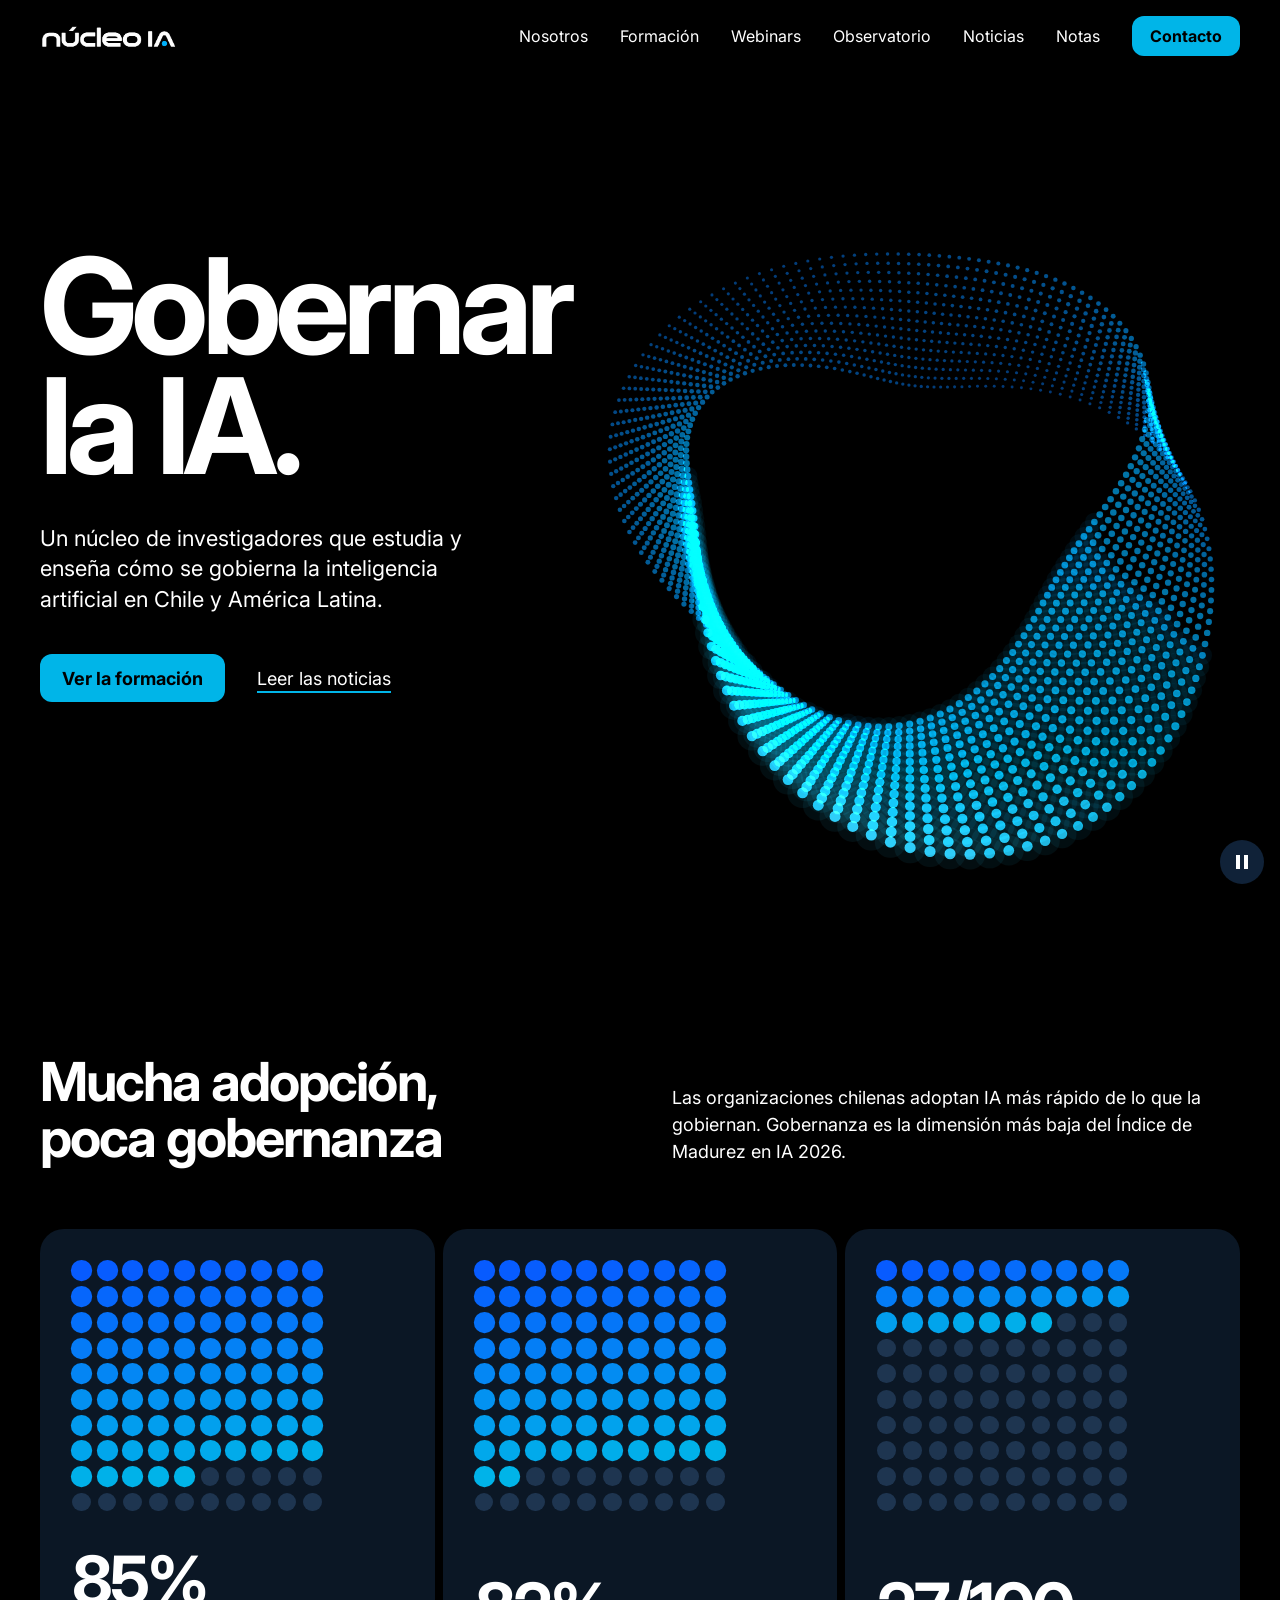
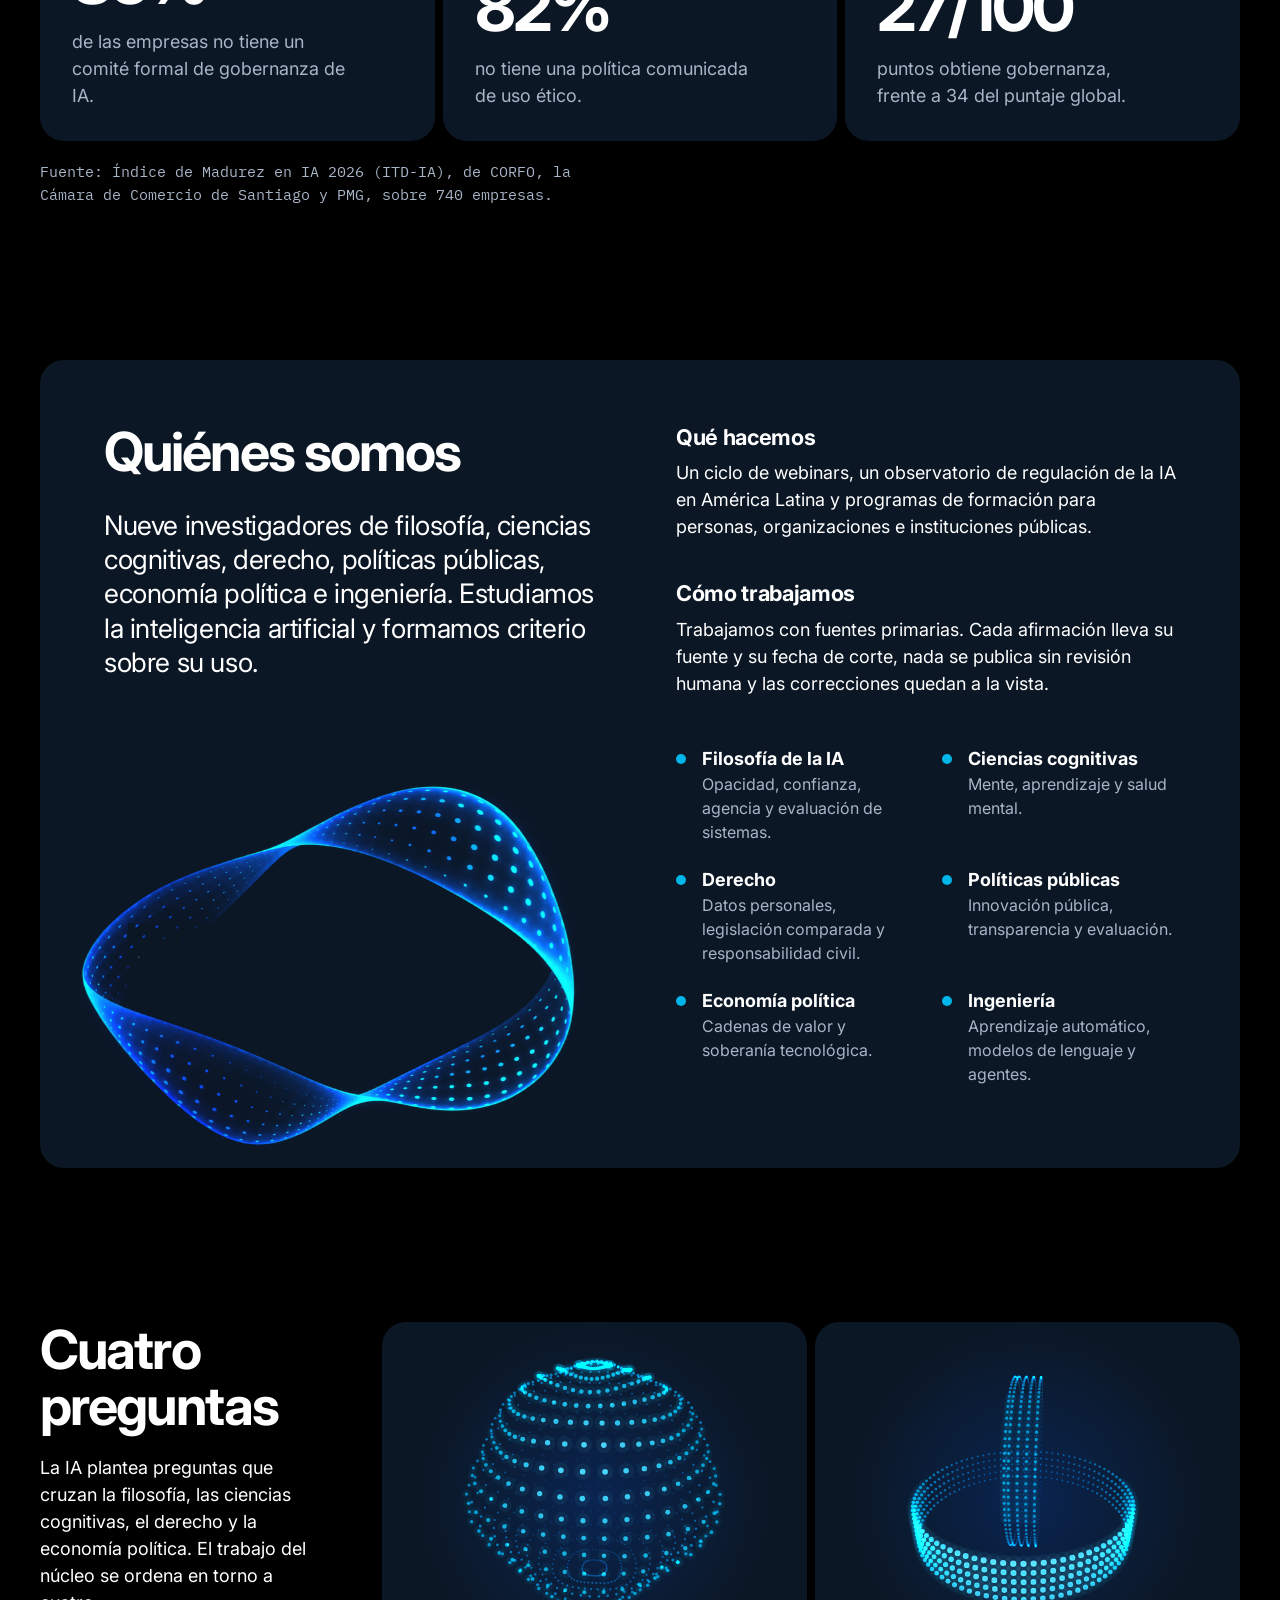
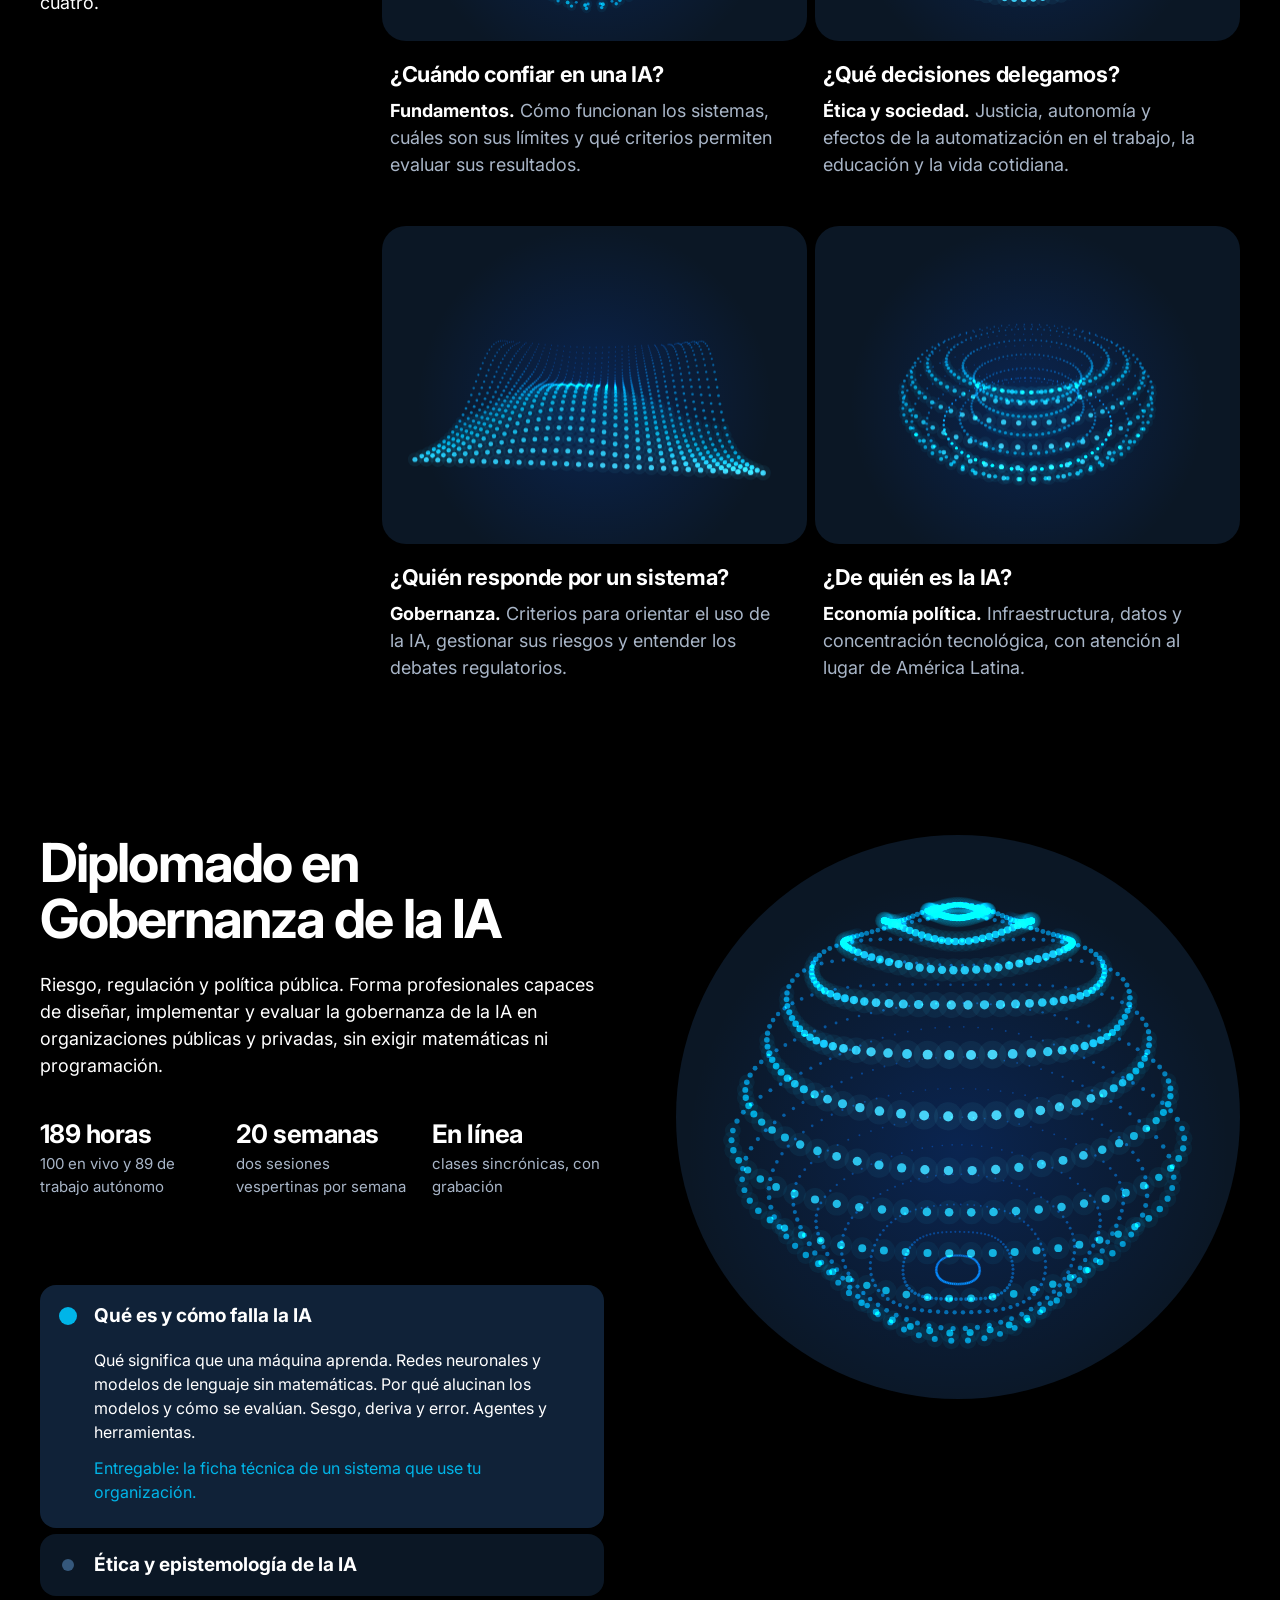
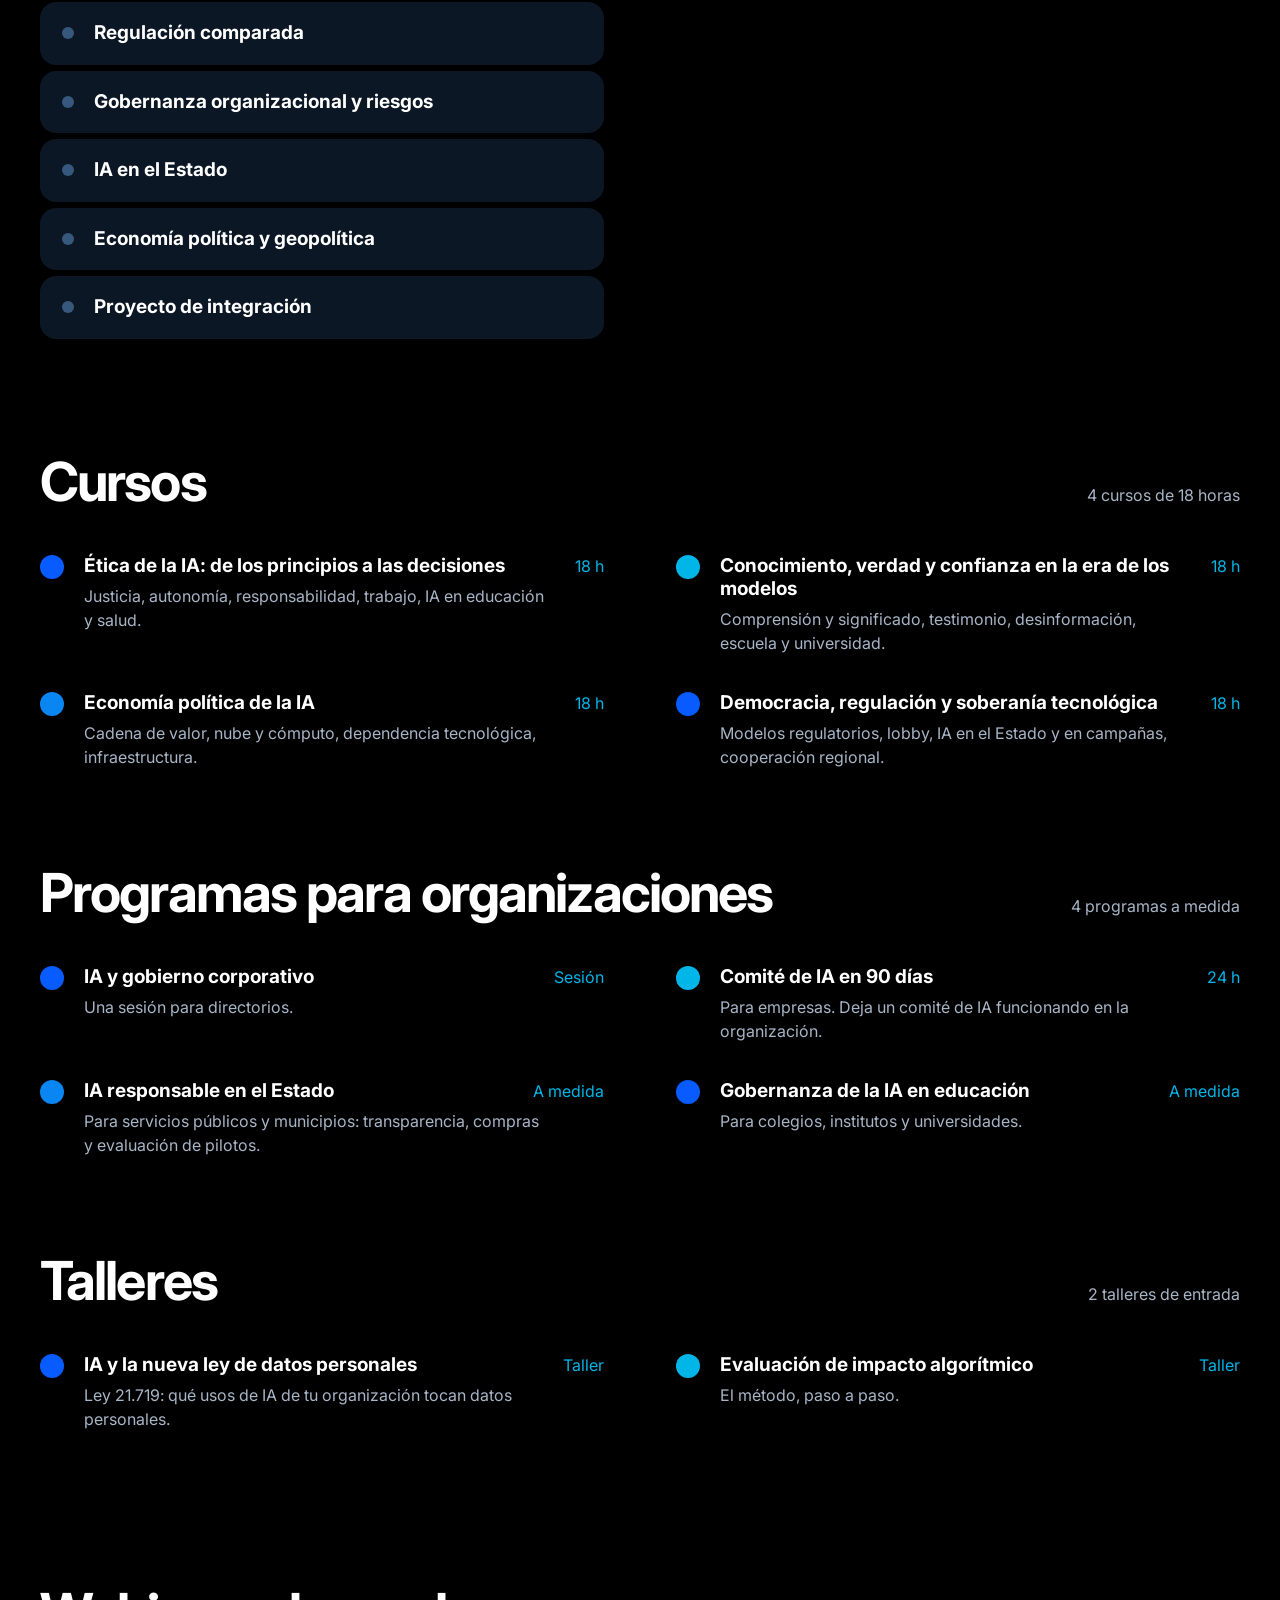
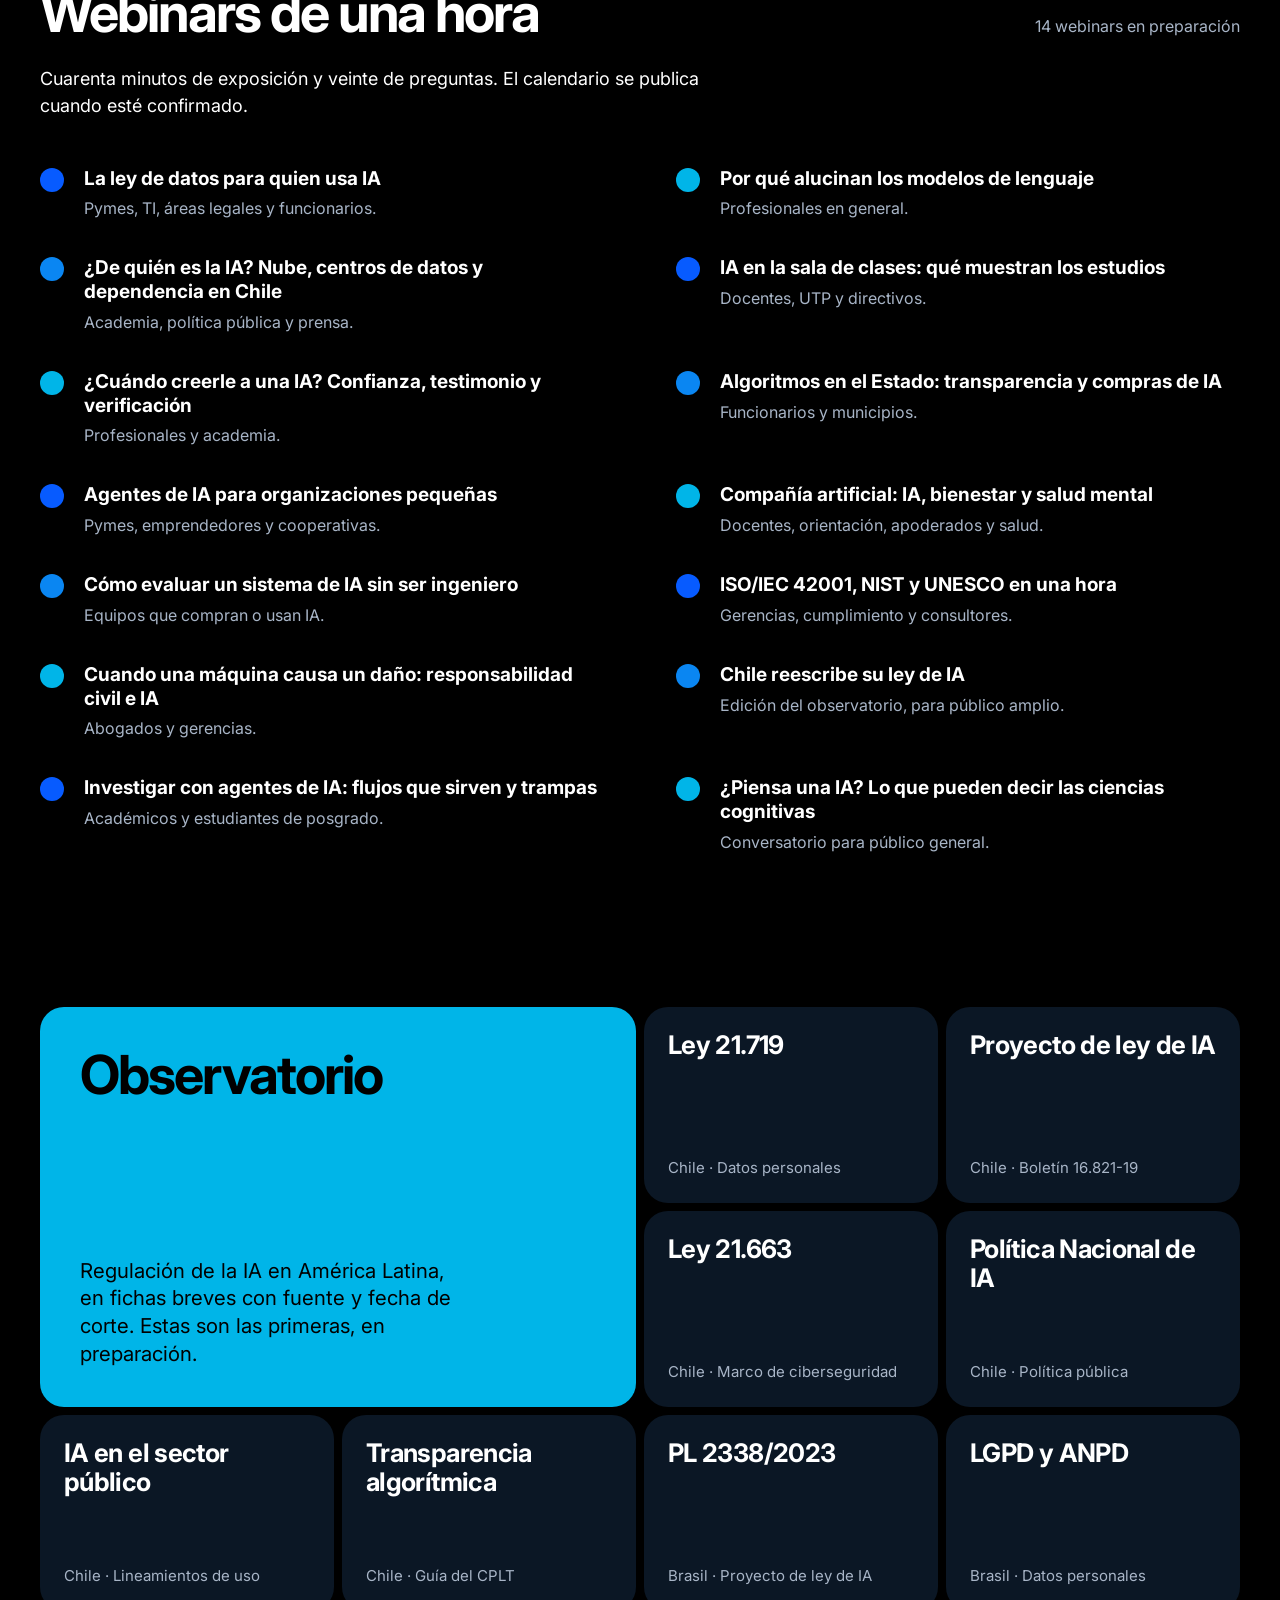
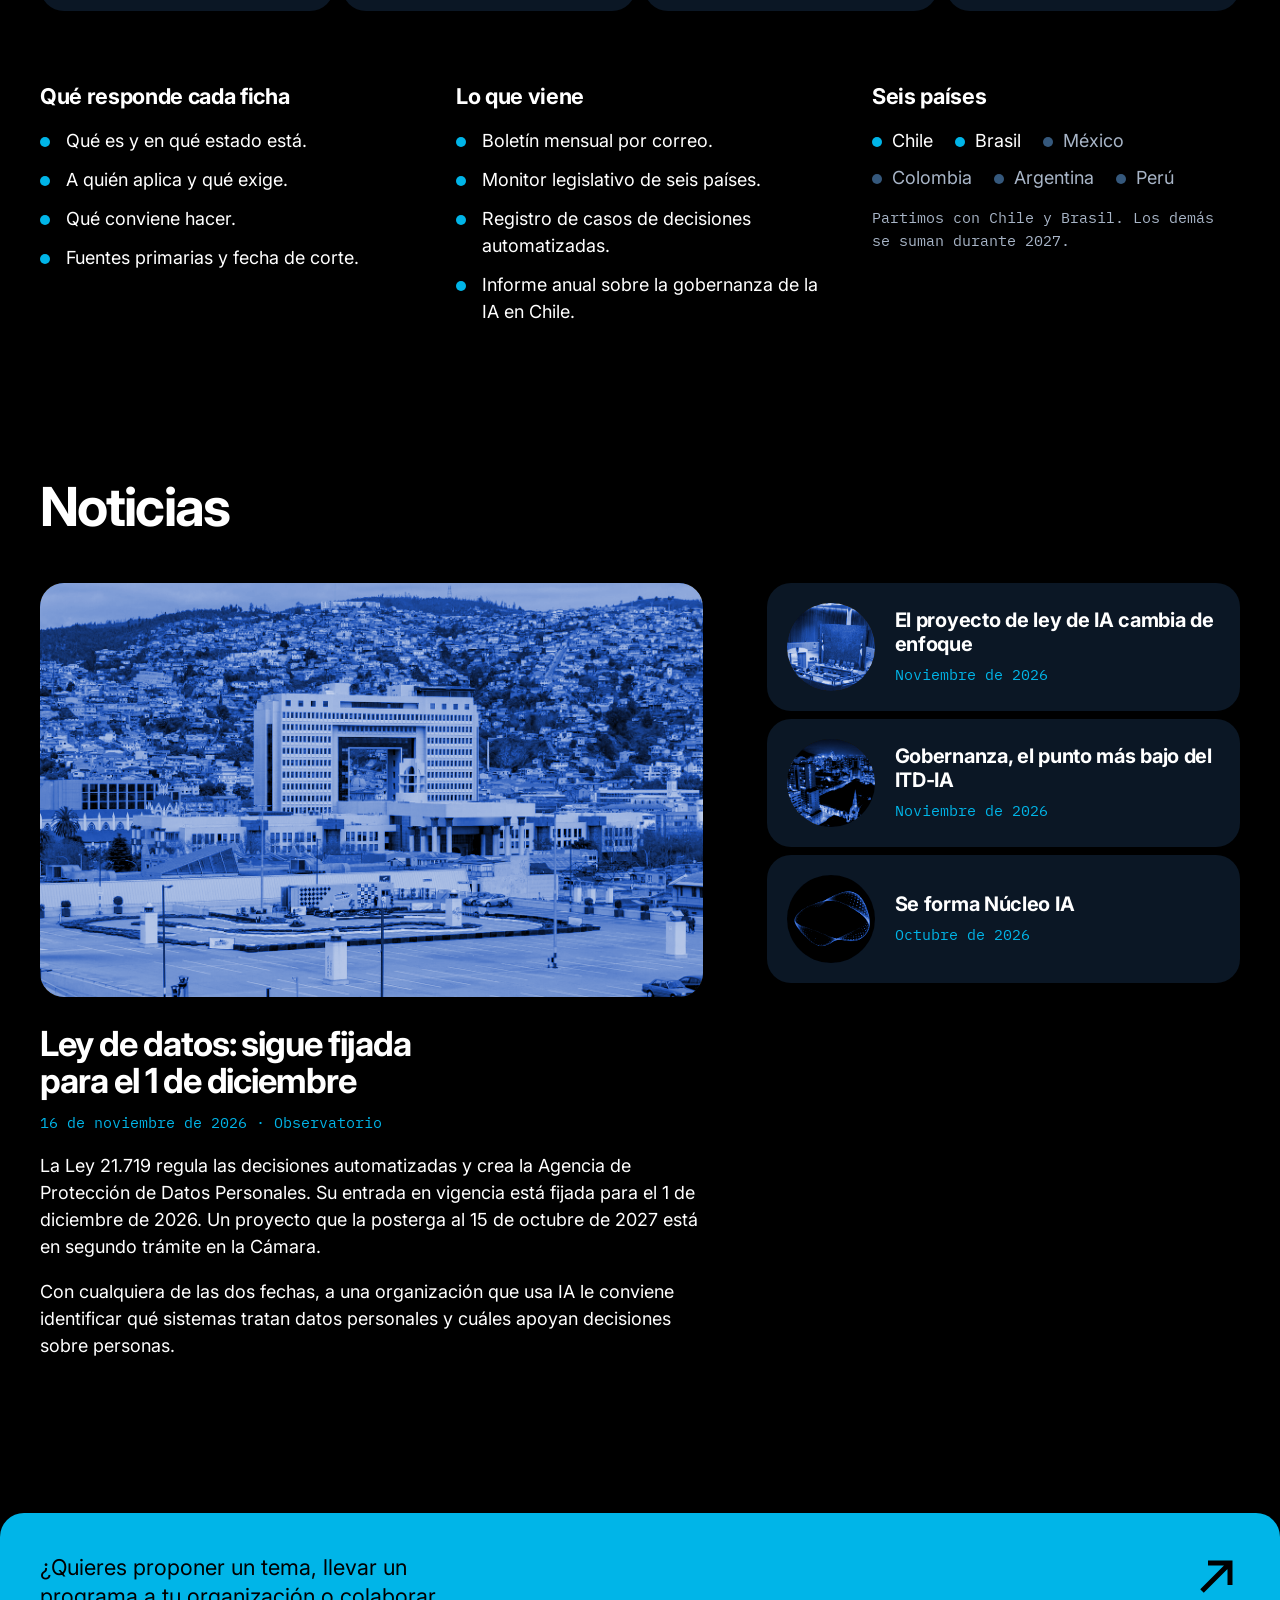
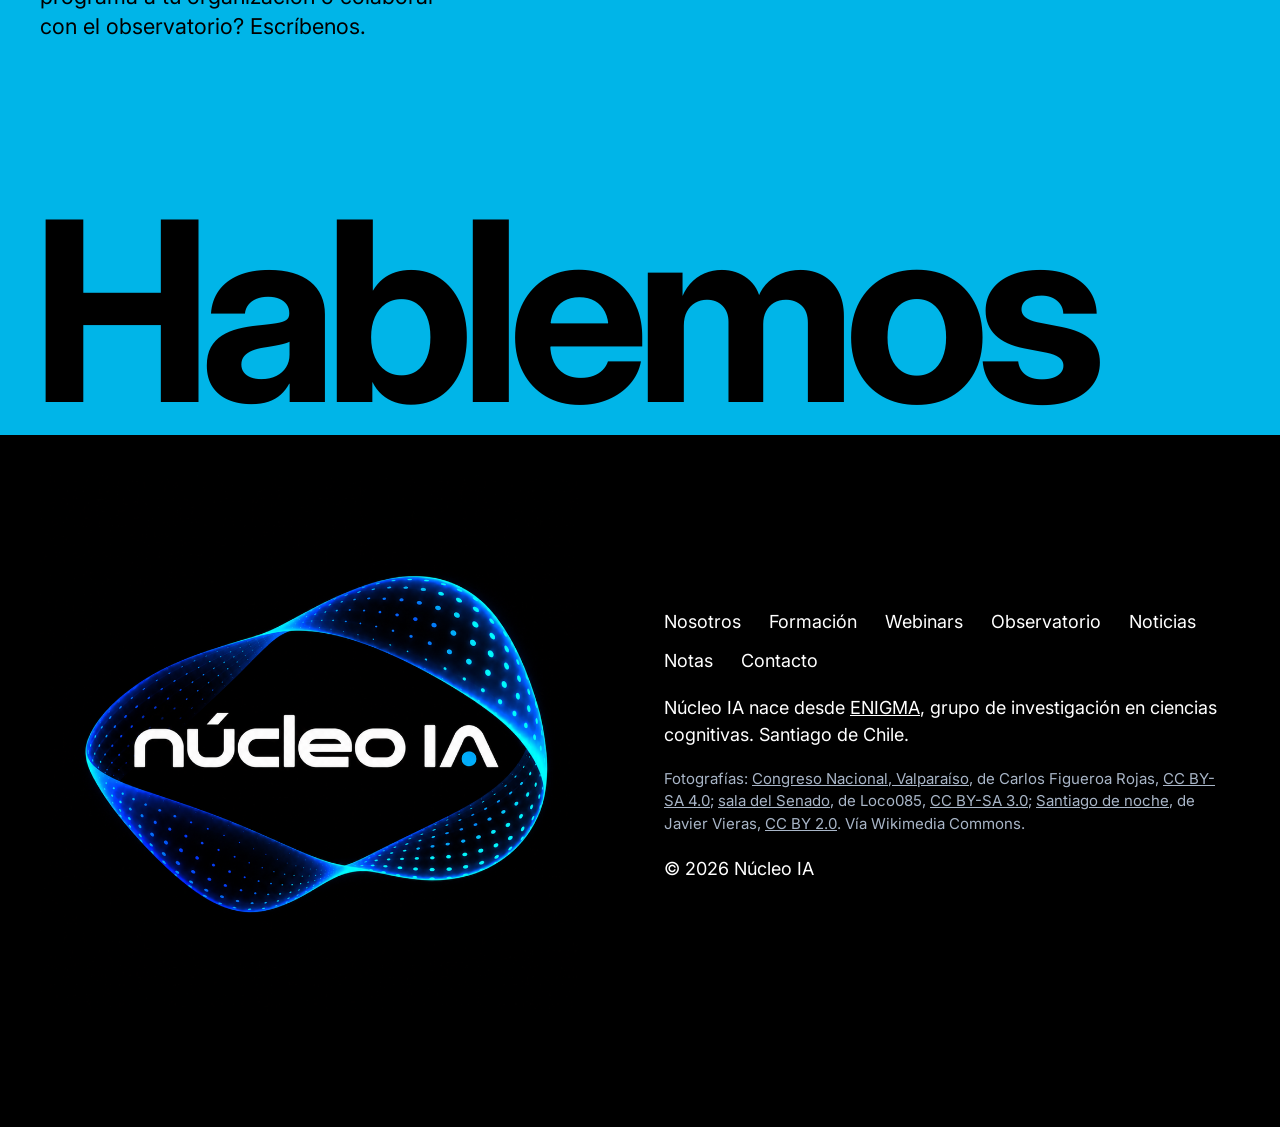
<file: index.html>
<!doctype html>
<html lang="es-CL">
<head>
<meta charset="utf-8">
<meta name="viewport" content="width=device-width, initial-scale=1">
<title>Núcleo IA · Gobernanza de la inteligencia artificial</title>
<meta name="description" content="Núcleo IA reúne a investigadores que estudian y enseñan cómo se gobierna la inteligencia artificial en Chile y América Latina: formación, webinars y un observatorio de regulación.">
<meta name="theme-color" content="#000000">
<meta property="og:type" content="website">
<meta property="og:title" content="Núcleo IA · Gobernanza de la inteligencia artificial">
<meta property="og:description" content="Formación, webinars y un observatorio de regulación de la IA, desde Chile y América Latina.">
<link rel="icon" type="image/png" href="assets/icono-48.png">
<link rel="apple-touch-icon" href="assets/icono-180.png">
<link rel="stylesheet" href="styles.css">
<script>document.documentElement.classList.add('js')</script>
</head>
<body>
<a class="salto" href="#contenido">Saltar al contenido</a>

<header class="barra">
  <div class="contenedor barra-fila">
    <a class="marca" href="#inicio"><img src="assets/logo.svg" alt="Núcleo IA" width="879" height="166"></a>
    <button class="menu-btn" type="button" aria-expanded="false" aria-controls="menu">Menú</button>
    <nav id="menu" aria-label="Principal">
      <a href="#nosotros">Nosotros</a>
      <a href="#formacion">Formación</a>
      <a href="#webinars">Webinars</a>
      <a href="#observatorio">Observatorio</a>
      <a href="#noticias">Noticias</a>
      <a href="notas/">Notas</a>
      <a class="boton" href="#contacto">Contacto</a>
    </nav>
  </div>
</header>

<main id="contenido">

<!-- PORTADA -->
<section class="portada" id="inicio">
  <canvas class="figura portada-cinta" data-forma="cinta" data-cols="150" data-filas="15" aria-hidden="true"></canvas>
  <div class="contenedor portada-texto">
    <h1><span>Gobernar</span> <span>la IA.</span></h1>
    <p class="bajada">Un núcleo de investigadores que estudia y enseña cómo se gobierna la inteligencia artificial en Chile y América Latina.</p>
    <div class="acciones">
      <a class="boton" href="#formacion">Ver la formación</a>
      <a class="enlace" href="#noticias">Leer las noticias</a>
    </div>
  </div>
</section>

<!-- BRECHA: por qué existe el núcleo -->
<section class="seccion brecha" id="brecha">
  <div class="contenedor">
    <div class="cabeza">
      <h2 data-rev>Mucha adopción, poca gobernanza</h2>
      <p data-rev>Las organizaciones chilenas adoptan IA más rápido de lo que la gobiernan. Gobernanza es la dimensión más baja del Índice de Madurez en IA 2026.</p>
    </div>
    <div class="cifras">
      <figure class="cifra" data-rev>
        <div class="matriz" data-n="85" aria-hidden="true"></div>
        <figcaption><strong>85%</strong> de las empresas no tiene un comité formal de gobernanza de IA.</figcaption>
      </figure>
      <figure class="cifra" data-rev>
        <div class="matriz" data-n="82" aria-hidden="true"></div>
        <figcaption><strong>82%</strong> no tiene una política comunicada de uso ético.</figcaption>
      </figure>
      <figure class="cifra" data-rev>
        <div class="matriz" data-n="27" aria-hidden="true"></div>
        <figcaption><strong>27/100</strong> puntos obtiene gobernanza, frente a 34 del puntaje global.</figcaption>
      </figure>
    </div>
    <p class="fuente" data-rev>Fuente: Índice de Madurez en IA 2026 (ITD-IA), de CORFO, la Cámara de Comercio de Santiago y PMG, sobre 740 empresas.</p>
  </div>
</section>

<!-- NOSOTROS -->
<section class="seccion" id="nosotros">
  <div class="contenedor">
    <div class="panel nosotros">
      <div class="nosotros-izq">
        <h2 data-rev>Quiénes somos</h2>
        <p class="declaracion" data-rev>Nueve investigadores de filosofía, ciencias cognitivas, derecho, políticas públicas, economía política e ingeniería. Estudiamos la inteligencia artificial y formamos criterio sobre su uso.</p>
        <img class="nosotros-cinta" src="assets/cinta.png" alt="Cinta de puntos azules, el símbolo de Núcleo IA" width="900" height="900" loading="lazy">
      </div>
      <div class="nosotros-der">
        <div data-rev>
          <h3>Qué hacemos</h3>
          <p>Un ciclo de webinars, un observatorio de regulación de la IA en América Latina y programas de formación para personas, organizaciones e instituciones públicas.</p>
        </div>
        <div data-rev>
          <h3>Cómo trabajamos</h3>
          <p>Trabajamos con fuentes primarias. Cada afirmación lleva su fuente y su fecha de corte, nada se publica sin revisión humana y las correcciones quedan a la vista.</p>
        </div>
        <ul class="puntos disciplinas" data-rev>
          <li><b>Filosofía de la IA</b> Opacidad, confianza, agencia y evaluación de sistemas.</li>
          <li><b>Ciencias cognitivas</b> Mente, aprendizaje y salud mental.</li>
          <li><b>Derecho</b> Datos personales, legislación comparada y responsabilidad civil.</li>
          <li><b>Políticas públicas</b> Innovación pública, transparencia y evaluación.</li>
          <li><b>Economía política</b> Cadenas de valor y soberanía tecnológica.</li>
          <li><b>Ingeniería</b> Aprendizaje automático, modelos de lenguaje y agentes.</li>
        </ul>
      </div>
    </div>
  </div>
</section>

<!-- ÁREAS -->
<section class="seccion" id="areas">
  <div class="contenedor areas">
    <div class="areas-cabeza">
      <h2 data-rev>Cuatro preguntas</h2>
      <p data-rev>La IA plantea preguntas que cruzan la filosofía, las ciencias cognitivas, el derecho y la economía política. El trabajo del núcleo se ordena en torno a cuatro.</p>
    </div>
    <div class="areas-grilla">
      <article class="area" data-rev>
        <div class="loseta"><canvas class="figura" data-forma="esfera" data-cols="44" data-filas="20" aria-hidden="true"></canvas></div>
        <h3>¿Cuándo confiar en una IA?</h3>
        <p><b>Fundamentos.</b> Cómo funcionan los sistemas, cuáles son sus límites y qué criterios permiten evaluar sus resultados.</p>
      </article>
      <article class="area" data-rev>
        <div class="loseta"><canvas class="figura" data-forma="anillos" data-cols="90" data-filas="10" aria-hidden="true"></canvas></div>
        <h3>¿Qué decisiones delegamos?</h3>
        <p><b>Ética y sociedad.</b> Justicia, autonomía y efectos de la automatización en el trabajo, la educación y la vida cotidiana.</p>
      </article>
      <article class="area" data-rev>
        <div class="loseta"><canvas class="figura" data-forma="malla" data-cols="30" data-filas="30" aria-hidden="true"></canvas></div>
        <h3>¿Quién responde por un sistema?</h3>
        <p><b>Gobernanza.</b> Criterios para orientar el uso de la IA, gestionar sus riesgos y entender los debates regulatorios.</p>
      </article>
      <article class="area" data-rev>
        <div class="loseta"><canvas class="figura" data-forma="toro" data-cols="64" data-filas="14" aria-hidden="true"></canvas></div>
        <h3>¿De quién es la IA?</h3>
        <p><b>Economía política.</b> Infraestructura, datos y concentración tecnológica, con atención al lugar de América Latina.</p>
      </article>
    </div>
  </div>
</section>

<!-- FORMACIÓN: diplomado -->
<section class="seccion" id="formacion">
  <div class="contenedor diplomado">
    <div class="diplomado-texto">
      <h2 data-rev>Diplomado en Gobernanza de la IA</h2>
      <p data-rev>Riesgo, regulación y política pública. Forma profesionales capaces de diseñar, implementar y evaluar la gobernanza de la IA en organizaciones públicas y privadas, sin exigir matemáticas ni programación.</p>
      <ul class="ficha" data-rev>
        <li><b>189 horas</b> 100 en vivo y 89 de trabajo autónomo</li>
        <li><b>20 semanas</b> dos sesiones vespertinas por semana</li>
        <li><b>En línea</b> clases sincrónicas, con grabación</li>
      </ul>
      <p class="estado" data-rev>Programa en diseño. Fechas, sede y certificación por anunciar.</p>

      <div class="modulos" id="modulos" data-rev>
        <details name="modulo" data-forma="esfera" open>
          <summary>Qué es y cómo falla la IA</summary>
          <p>Qué significa que una máquina aprenda. Redes neuronales y modelos de lenguaje sin matemáticas. Por qué alucinan los modelos y cómo se evalúan. Sesgo, deriva y error. Agentes y herramientas.</p>
          <p class="entregable">Entregable: la ficha técnica de un sistema que use tu organización.</p>
        </details>
        <details name="modulo" data-forma="anillos">
          <summary>Ética y epistemología de la IA</summary>
          <p>De los principios a las decisiones. Justicia algorítmica. Opacidad y explicabilidad. Confianza y deferencia ante sistemas de IA. Responsabilidad distribuida. Autonomía, manipulación y salud mental.</p>
          <p class="entregable">Entregable: el análisis ético de un caso.</p>
        </details>
        <details name="modulo" data-forma="helice">
          <summary>Regulación comparada</summary>
          <p>Tres modelos regulatorios. Reglamento europeo de IA. Brasil y América Latina. Chile: la ley en discusión, la Ley 21.719 y la Ley Marco de Ciberseguridad. Responsabilidad civil, OCDE y UNESCO.</p>
          <p class="entregable">Entregable: una matriz de obligaciones para un caso.</p>
        </details>
        <details name="modulo" data-forma="malla">
          <summary>Gobernanza organizacional y riesgos</summary>
          <p>El comité de IA. Inventario y clasificación de sistemas. ISO/IEC 42001 y NIST AI RMF. Evaluación de impacto algorítmico. Proveedores y contratos. Política de uso de IA generativa.</p>
          <p class="entregable">Entregable: política de uso, inventario y matriz de riesgos.</p>
        </details>
        <details name="modulo" data-forma="columna">
          <summary>IA en el Estado</summary>
          <p>Lineamientos de uso de IA en el sector público. Transparencia algorítmica. Compras públicas de IA. Cómo evaluar un piloto. Ética digital en servicios públicos.</p>
          <p class="entregable">Entregable: la pauta de evaluación de un piloto o una licitación.</p>
        </details>
        <details name="modulo" data-forma="toro">
          <summary>Economía política y geopolítica</summary>
          <p>La cadena de valor de la IA. Concentración de mercado. Centros de datos en Chile: energía, agua y territorio. Estados Unidos, China y el lugar de América Latina. Trabajo y automatización. Soberanía tecnológica.</p>
          <p class="entregable">Entregable: el análisis de dependencia de un proveedor.</p>
        </details>
        <details name="modulo" data-forma="cinta">
          <summary>Proyecto de integración</summary>
          <p>Cuatro sesiones con tutoría: planteamiento del caso, dos avances y presentación ante una comisión con un invitado externo.</p>
          <p class="entregable">Entregable: un marco de gobernanza completo para una organización real.</p>
        </details>
      </div>
    </div>
    <div class="disco" data-rev>
      <canvas class="figura" id="disco-figura" data-forma="esfera" data-cols="72" data-filas="16" aria-hidden="true"></canvas>
    </div>
  </div>

  <!-- catálogo -->
  <div class="contenedor catalogo">
    <div class="categoria">
      <div class="categoria-cabeza" data-rev><h2>Cursos</h2><span>4 cursos de 18 horas</span></div>
      <ul class="carta">
        <li data-rev><div><b>Ética de la IA: de los principios a las decisiones</b><i>18 h</i></div><p>Justicia, autonomía, responsabilidad, trabajo, IA en educación y salud.</p></li>
        <li data-rev><div><b>Conocimiento, verdad y confianza en la era de los modelos</b><i>18 h</i></div><p>Comprensión y significado, testimonio, desinformación, escuela y universidad.</p></li>
        <li data-rev><div><b>Economía política de la IA</b><i>18 h</i></div><p>Cadena de valor, nube y cómputo, dependencia tecnológica, infraestructura.</p></li>
        <li data-rev><div><b>Democracia, regulación y soberanía tecnológica</b><i>18 h</i></div><p>Modelos regulatorios, lobby, IA en el Estado y en campañas, cooperación regional.</p></li>
      </ul>
    </div>
    <div class="categoria">
      <div class="categoria-cabeza" data-rev><h2>Programas para organizaciones</h2><span>4 programas a medida</span></div>
      <ul class="carta">
        <li data-rev><div><b>IA y gobierno corporativo</b><i>Sesión</i></div><p>Una sesión para directorios.</p></li>
        <li data-rev><div><b>Comité de IA en 90 días</b><i>24 h</i></div><p>Para empresas. Deja un comité de IA funcionando en la organización.</p></li>
        <li data-rev><div><b>IA responsable en el Estado</b><i>A medida</i></div><p>Para servicios públicos y municipios: transparencia, compras y evaluación de pilotos.</p></li>
        <li data-rev><div><b>Gobernanza de la IA en educación</b><i>A medida</i></div><p>Para colegios, institutos y universidades.</p></li>
      </ul>
    </div>
    <div class="categoria">
      <div class="categoria-cabeza" data-rev><h2>Talleres</h2><span>2 talleres de entrada</span></div>
      <ul class="carta">
        <li data-rev><div><b>IA y la nueva ley de datos personales</b><i>Taller</i></div><p>Ley 21.719: qué usos de IA de tu organización tocan datos personales.</p></li>
        <li data-rev><div><b>Evaluación de impacto algorítmico</b><i>Taller</i></div><p>El método, paso a paso.</p></li>
      </ul>
    </div>
  </div>
</section>

<!-- WEBINARS -->
<section class="seccion" id="webinars">
  <div class="contenedor">
    <div class="categoria-cabeza" data-rev><h2>Webinars de una hora</h2><span>14 webinars en preparación</span></div>
    <p class="intro" data-rev>Cuarenta minutos de exposición y veinte de preguntas. El calendario se publica cuando esté confirmado.</p>
    <ul class="carta carta-webinars">
      <li data-rev><div><b>La ley de datos para quien usa IA</b></div><p>Pymes, TI, áreas legales y funcionarios.</p></li>
      <li data-rev><div><b>Por qué alucinan los modelos de lenguaje</b></div><p>Profesionales en general.</p></li>
      <li data-rev><div><b>¿De quién es la IA? Nube, centros de datos y dependencia en Chile</b></div><p>Academia, política pública y prensa.</p></li>
      <li data-rev><div><b>IA en la sala de clases: qué muestran los estudios</b></div><p>Docentes, UTP y directivos.</p></li>
      <li data-rev><div><b>¿Cuándo creerle a una IA? Confianza, testimonio y verificación</b></div><p>Profesionales y academia.</p></li>
      <li data-rev><div><b>Algoritmos en el Estado: transparencia y compras de IA</b></div><p>Funcionarios y municipios.</p></li>
      <li data-rev><div><b>Agentes de IA para organizaciones pequeñas</b></div><p>Pymes, emprendedores y cooperativas.</p></li>
      <li data-rev><div><b>Compañía artificial: IA, bienestar y salud mental</b></div><p>Docentes, orientación, apoderados y salud.</p></li>
      <li data-rev><div><b>Cómo evaluar un sistema de IA sin ser ingeniero</b></div><p>Equipos que compran o usan IA.</p></li>
      <li data-rev><div><b>ISO/IEC 42001, NIST y UNESCO en una hora</b></div><p>Gerencias, cumplimiento y consultores.</p></li>
      <li data-rev><div><b>Cuando una máquina causa un daño: responsabilidad civil e IA</b></div><p>Abogados y gerencias.</p></li>
      <li data-rev><div><b>Chile reescribe su ley de IA</b></div><p>Edición del observatorio, para público amplio.</p></li>
      <li data-rev><div><b>Investigar con agentes de IA: flujos que sirven y trampas</b></div><p>Académicos y estudiantes de posgrado.</p></li>
      <li data-rev><div><b>¿Piensa una IA? Lo que pueden decir las ciencias cognitivas</b></div><p>Conversatorio para público general.</p></li>
    </ul>
  </div>
</section>

<!-- OBSERVATORIO -->
<section class="seccion" id="observatorio">
  <div class="contenedor">
    <div class="tablero">
      <div class="ficha-norma titular" data-rev>
        <h2>Observatorio</h2>
        <p>Regulación de la IA en América Latina, en fichas breves con fuente y fecha de corte. Estas son las primeras, en preparación.</p>
      </div>
      <div class="ficha-norma" data-rev><b>Ley 21.719</b><span>Chile · Datos personales</span></div>
      <div class="ficha-norma" data-rev><b>Proyecto de ley de IA</b><span>Chile · Boletín 16.821-19</span></div>
      <div class="ficha-norma" data-rev><b>Ley 21.663</b><span>Chile · Marco de ciberseguridad</span></div>
      <div class="ficha-norma" data-rev><b>Política Nacional de IA</b><span>Chile · Política pública</span></div>
      <div class="ficha-norma" data-rev><b>IA en el sector público</b><span>Chile · Lineamientos de uso</span></div>
      <div class="ficha-norma" data-rev><b>Transparencia algorítmica</b><span>Chile · Guía del CPLT</span></div>
      <div class="ficha-norma" data-rev><b>PL 2338/2023</b><span>Brasil · Proyecto de ley de IA</span></div>
      <div class="ficha-norma" data-rev><b>LGPD y ANPD</b><span>Brasil · Datos personales</span></div>
    </div>
    <div class="observatorio-detalle">
      <div data-rev>
        <h3>Qué responde cada ficha</h3>
        <ul class="puntos">
          <li>Qué es y en qué estado está.</li>
          <li>A quién aplica y qué exige.</li>
          <li>Qué conviene hacer.</li>
          <li>Fuentes primarias y fecha de corte.</li>
        </ul>
      </div>
      <div data-rev>
        <h3>Lo que viene</h3>
        <ul class="puntos">
          <li>Boletín mensual por correo.</li>
          <li>Monitor legislativo de seis países.</li>
          <li>Registro de casos de decisiones automatizadas.</li>
          <li>Informe anual sobre la gobernanza de la IA en Chile.</li>
        </ul>
      </div>
      <div data-rev>
        <h3>Seis países</h3>
        <ul class="paises">
          <li class="activo">Chile</li><li class="activo">Brasil</li><li>México</li><li>Colombia</li><li>Argentina</li><li>Perú</li>
        </ul>
        <p class="nota-pie">Partimos con Chile y Brasil. Los demás se suman durante 2027.</p>
      </div>
    </div>
  </div>
</section>

<!-- NOTICIAS -->
<section class="seccion" id="noticias">
  <div class="contenedor">
    <h2 data-rev>Noticias</h2>
    <div class="noticias">
      <article class="nota-principal" data-rev>
        <div class="foto"><img src="assets/congreso-valparaiso.jpg" alt="Edificio del Congreso Nacional en Valparaíso" width="1400" height="933" loading="lazy"></div>
        <h3>Ley de datos: sigue fijada para el 1 de diciembre</h3>
        <time datetime="2026-11-16">16 de noviembre de 2026 · Observatorio</time>
        <p>La Ley 21.719 regula las decisiones automatizadas y crea la Agencia de Protección de Datos Personales. Su entrada en vigencia está fijada para el 1 de diciembre de 2026. Un proyecto que la posterga al 15 de octubre de 2027 está en segundo trámite en la Cámara.</p>
        <p>Con cualquiera de las dos fechas, a una organización que usa IA le conviene identificar qué sistemas tratan datos personales y cuáles apoyan decisiones sobre personas.</p>
      </article>
      <div class="notas">
        <details class="nota" data-rev>
          <summary>
            <span class="foto"><img src="assets/senado-sala.jpg" alt="Sala de sesiones del Senado de Chile" width="1400" height="1050" loading="lazy"></span>
            <span><b>El proyecto de ley de IA cambia de enfoque</b><time datetime="2026-11">Noviembre de 2026</time></span>
          </summary>
          <p>El proyecto que regula los sistemas de IA (boletín 16.821-19) sigue en el Senado. El Ejecutivo anunció un cambio de enfoque hacia estándares técnicos y espacios de prueba. El observatorio prepara una ficha con lo que cambia para las organizaciones.</p>
        </details>
        <details class="nota" data-rev>
          <summary>
            <span class="foto"><img src="assets/santiago-noche.jpg" alt="Santiago de Chile de noche, visto desde altura" width="1400" height="891" loading="lazy"></span>
            <span><b>Gobernanza, el punto más bajo del ITD-IA</b><time datetime="2026-11">Noviembre de 2026</time></span>
          </summary>
          <p>El Índice de Madurez en IA 2026, de CORFO, la Cámara de Comercio de Santiago y PMG, midió a 740 empresas. El 85% no tiene un comité formal de gobernanza de IA y el 82% no tiene una política comunicada de uso ético. Gobernanza obtiene 27 de 100 puntos, frente a 34 del puntaje global.</p>
        </details>
        <details class="nota" data-rev>
          <summary>
            <span class="foto"><img src="assets/cinta.png" alt="Símbolo de Núcleo IA" width="900" height="900" loading="lazy"></span>
            <span><b>Se forma Núcleo IA</b><time datetime="2026-10">Octubre de 2026</time></span>
          </summary>
          <p>Nueve investigadores de filosofía, ciencias cognitivas, derecho, políticas públicas, economía política e ingeniería forman Núcleo IA. El trabajo parte con webinars, un observatorio de regulación y programas de formación.</p>
        </details>
      </div>
    </div>
  </div>
</section>

<!-- CONTACTO -->
<section id="contacto">
  <a class="llamado" href="mailto:gabriel.salas@uchile.cl?subject=Contacto%20desde%20la%20web%20de%20N%C3%BAcleo%20IA">
    <span class="contenedor llamado-fila">
      <span class="llamado-texto">¿Quieres proponer un tema, llevar un programa a tu organización o colaborar con el observatorio? Escríbenos.</span>
      <svg class="llamado-flecha" viewBox="0 0 48 48" aria-hidden="true"><path d="M10 38 38 10M16 10h22v22" fill="none" stroke="currentColor" stroke-width="5"/></svg>
    </span>
    <span class="contenedor llamado-palabra">Hablemos</span>
  </a>
</section>

</main>

<footer class="pie">
  <div class="contenedor pie-grilla">
    <img class="pie-marca" src="assets/logo-completo.png" alt="Núcleo IA" width="1000" height="1000" loading="lazy">
    <div class="pie-texto">
      <nav aria-label="Pie">
        <a href="#nosotros">Nosotros</a>
        <a href="#formacion">Formación</a>
        <a href="#webinars">Webinars</a>
        <a href="#observatorio">Observatorio</a>
        <a href="#noticias">Noticias</a>
      <a href="notas/">Notas</a>
        <a href="#contacto">Contacto</a>
      </nav>
      <p>Núcleo IA nace desde <a href="https://grupoenigma.cl">ENIGMA</a>, grupo de investigación en ciencias cognitivas. Santiago de Chile.</p>
      <p class="creditos">Fotografías: <a href="https://commons.wikimedia.org/w/index.php?curid=137606610">Congreso Nacional, Valparaíso</a>, de Carlos Figueroa Rojas, <a href="https://creativecommons.org/licenses/by-sa/4.0/">CC BY-SA 4.0</a>; <a href="https://commons.wikimedia.org/w/index.php?curid=4246404">sala del Senado</a>, de Loco085, <a href="https://creativecommons.org/licenses/by-sa/3.0/">CC BY-SA 3.0</a>; <a href="https://commons.wikimedia.org/wiki/File:Santiago_night_skyline.jpg">Santiago de noche</a>, de Javier Vieras, <a href="https://creativecommons.org/licenses/by/2.0">CC BY 2.0</a>. Vía Wikimedia Commons.</p>
      <p>© 2026 Núcleo IA</p>
    </div>
  </div>
</footer>

<button class="pausa-btn" type="button" aria-label="Pausar movimiento" title="Pausar movimiento"></button>

<script src="app.js" defer onerror="document.documentElement.classList.remove('js')"></script>
</body>
</html>
</file>
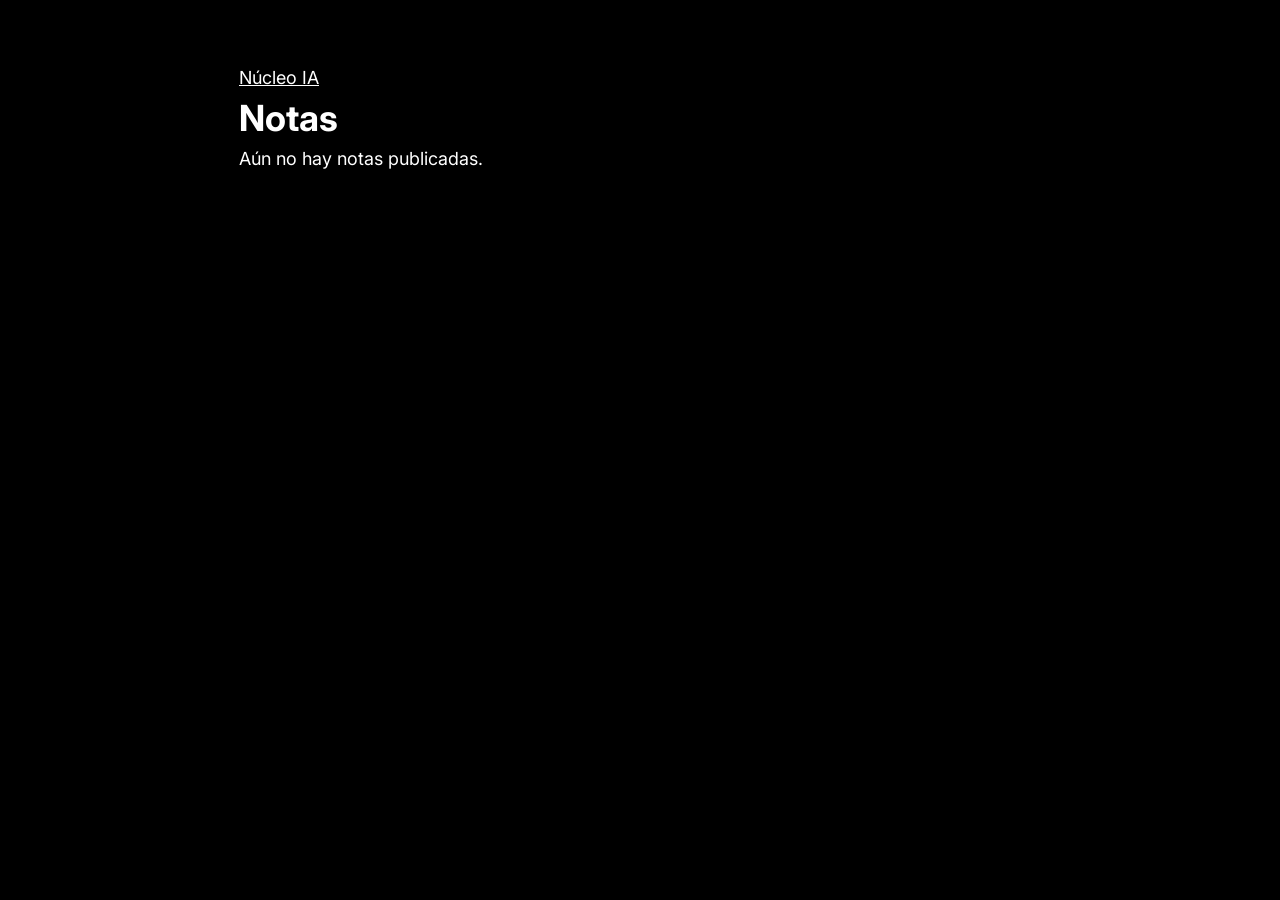
<file: notas/index.html>
<!doctype html><html lang="es"><head><meta charset="utf-8"><meta name="viewport" content="width=device-width,initial-scale=1"><title>Notas · Núcleo IA</title><link rel="stylesheet" href="../styles.css"><style>main{max-width:850px;margin:4rem auto;padding:0 1.5rem}</style></head><body><main><p><a href="../">Núcleo IA</a></p><h1>Notas</h1><p>Aún no hay notas publicadas.</p></main></body></html>
</file>
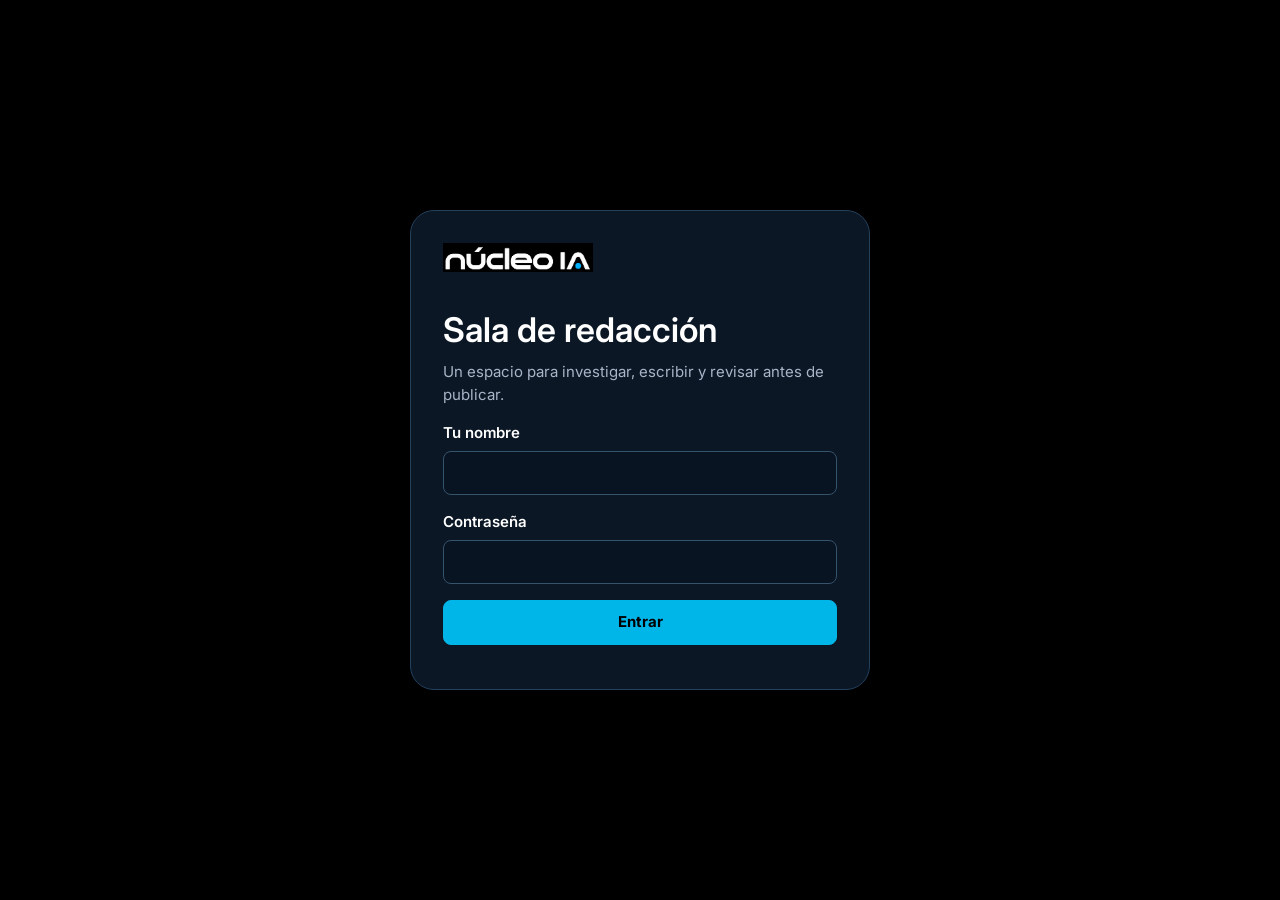
<file: sala/index.html>
<!doctype html>
<html lang="es"><head><meta charset="utf-8"><meta name="viewport" content="width=device-width,initial-scale=1"><meta name="robots" content="noindex,nofollow"><title>Sala de redacción · Núcleo IA</title><link rel="icon" href="../assets/icono-48.png"><link rel="stylesheet" href="sala.css?v=20261124c"></head><body>
<div id="login" class="login"><div class="login-card"><img src="../assets/logo.svg" alt="Núcleo IA" class="logo"><h1>Sala de redacción</h1><p>Un espacio para investigar, escribir y revisar antes de publicar.</p><form id="login-form"><label>Tu nombre<input name="nombre" required autocomplete="name" maxlength="100"></label><label>Contraseña<input name="password" type="password" required autocomplete="current-password"></label><details><summary>Configuración de conexión</summary><p>Estos datos se obtienen al configurar la sala. La clave pública no es la contraseña.</p><label>URL de Supabase<input name="url" type="url" placeholder="https://proyecto.supabase.co" required></label><label>Clave pública anon<input name="anon" required autocomplete="off"></label><label>Correo fijo de la sala<input name="email" type="email" required autocomplete="username"></label></details><button type="submit" class="primary">Entrar</button><p id="login-error" role="alert"></p></form></div></div>
<div id="app" hidden><header class="top"><img src="../assets/logo.svg" alt="Núcleo IA" class="logo"><span>Sala de redacción</span><div class="top-right"><span id="usuario"></span><button id="salir" class="quiet">Salir</button></div></header><div class="layout"><nav aria-label="Secciones"><button data-tab="radar" class="active">Radar</button><button data-tab="biblioteca">Biblioteca</button><button data-tab="editor">Editor</button><button data-tab="publicar">Publicar</button><button data-tab="configuracion">Configuración</button></nav><main><div id="notice" role="status" aria-live="polite"></div>
<section id="radar" class="page"><div class="heading"><div><h1>Radar</h1><p>Aprieta Investigar: la sala revisa noticias, papers y observatorios. En «Todas las notas» ves todo lo recolectado; en «Historias», las notas del mismo hecho agrupadas y ordenadas por relevancia.</p></div><div class="actions"><select id="radar-tipo" aria-label="Tipo de investigación"><option value="noticias">Noticias</option><option value="ambos">Noticias y académico (más lento)</option><option value="academico">Académico</option></select><button id="lanzar" class="primary">Investigar</button></div></div><div class="radar-barra"><div class="vistas" role="group" aria-label="Vista del radar"><button type="button" data-vista="notas" id="ver-notas">Todas las notas</button><button type="button" data-vista="historias" id="ver-historias">Historias</button></div><input id="radar-buscar" type="search" placeholder="Buscar en el radar…" aria-label="Buscar en el radar"><select id="radar-categoria" aria-label="Tema"></select></div><div class="split"><div><h2>Lo que circula</h2><div id="candidatos" class="list"><p class="empty">Cargando temas…</p></div></div><aside><h2>Actividad</h2><div id="trabajos" class="list"><p class="empty">Cargando actividad…</p></div></aside></div></section>
<section id="biblioteca" class="page" hidden><div class="heading"><div><h1>Biblioteca</h1><p>Temas guardados y fichas académicas.</p></div></div><div class="actions search"><label class="sr-only" for="buscar-texto">Buscar en la biblioteca</label><input id="buscar-texto" type="search" placeholder="Buscar por título o contenido"><button id="buscar-semantica">Buscar por significado</button></div><div id="resultados-biblioteca" class="list"><p class="empty">Cargando biblioteca…</p></div></section>
<section id="editor" class="page" hidden><div class="heading"><div><h1>Editor de carrusel</h1><p>Revisa el contenido y la imagen antes de publicar.</p></div><div class="actions"><button id="nuevo-post">Nuevo</button><button id="guardar-post" class="primary">Guardar borrador</button></div></div><div class="draft-picker"><label>Borradores guardados<select id="post-lista"><option value="">Selecciona un borrador</option></select></label><button id="abrir-post">Abrir borrador</button><span id="estado-post" role="status">Sin guardar</span></div><div class="editor-grid"><div class="vista-fija"><div class="toolbar"><strong id="contador">1 / 1</strong><button id="duplicar">Duplicar</button><button id="mover-izq" aria-label="Mover lámina a la izquierda">Mover ←</button><button id="mover-der" aria-label="Mover lámina a la derecha">Mover →</button><button id="eliminar">Quitar</button><button id="agregar">Agregar</button></div><div class="marco"><div id="preview-wrap" class="preview-wrap"><div id="preview" class="slide"><div class="slide-photo"></div><div class="slide-veil"></div><div class="slide-top"></div><div class="slide-bottom"></div><div class="slide-dots"></div><div class="slide-content"><div id="vista-rotulo" class="slide-label"></div><div><h2 id="vista-titulo"></h2><p id="vista-cuerpo"></p></div><footer><img src="../assets/logo.svg" alt=""><span id="vista-fuente" class="slide-source"></span><span id="vista-numero"></span></footer></div></div></div><button type="button" id="anterior" class="flecha" aria-label="Lámina anterior"><svg viewBox="0 0 24 24" width="24" height="24" fill="none" stroke="currentColor" stroke-width="2" stroke-linecap="round" stroke-linejoin="round" aria-hidden="true"><path d="M15 5l-7 7 7 7"/></svg></button><button type="button" id="siguiente" class="flecha" aria-label="Lámina siguiente"><svg viewBox="0 0 24 24" width="24" height="24" fill="none" stroke="currentColor" stroke-width="2" stroke-linecap="round" stroke-linejoin="round" aria-hidden="true"><path d="M9 5l7 7-7 7"/></svg></button></div></div><div class="edit-fields"><label>Tipo de lámina<select id="tipo-lamina"></select></label><label>Título (opcional, salvo en la lámina 1)<input id="titulo" maxlength="240"></label><label>Texto<textarea id="cuerpo" rows="5"></textarea></label><label>Fuente corta (sale solo en la última lámina, en chico)<input id="fuente"></label><label>Texto alternativo<textarea id="alt" rows="2"></textarea></label><label>Enlace de la fuente<input id="fuente-primaria" type="url" placeholder="https://…"></label><p class="hint">Sirve cualquier página pública: paper, organismo o noticia. Si es una noticia y menciona un estudio o una ley, mejor pega ese enlace original. Un PDF requiere lectura humana. La revisión automática puede equivocarse.</p><button id="redactar">Generar borrador</button><label>Ganchos propuestos<select id="ganchos"><option value="">Elige un gancho</option></select></label><label>Indicación para reescribir<input id="instrucciones" maxlength="2000" placeholder="Por ejemplo: explica el dato con palabras más simples"></label><div class="actions"><button id="reescribir-lamina">Reescribir lámina</button><button id="reescribir-gancho">Reescribir gancho</button></div><label>Formato<select id="formato"></select></label><label>Tipo de gancho<select id="gancho"><option>hallazgo contraintuitivo</option><option>pregunta filosófica directa</option><option>cifra concreta</option><option>tensión entre dos hechos</option><option>escena o historia</option><option>cita textual de un investigador</option><option>qué cambió con una norma</option><option>mito contra evidencia</option><option>dilema con un caso</option></select></label><details><summary>Ver ideas para la imagen</summary><label>Qué mostrar<input id="idea-mostrar" maxlength="1500"></label><label>Buscar en Google<input id="idea-busqueda" maxlength="1500"></label><p class="actions"><a id="buscar-google" href="#" target="_blank" rel="noopener noreferrer">Abrir Google Imágenes ↗</a></p><label>Prompt para generarla con IA<textarea id="idea-prompt_ia" rows="3" maxlength="1500"></textarea></label><p class="actions"><button type="button" id="copiar-prompt" class="quiet">Copiar prompt</button></p></details><label>Dónde va la foto<select id="imagen-destino"><option value="esta">Solo esta lámina</option><option value="adelante">De esta lámina en adelante</option><option value="todas">Todas las láminas</option><option value="elegir">Elegir láminas</option></select></label><div><div class="nav-foto"><button type="button" id="foto-anterior" aria-label="Lámina anterior"><svg viewBox="0 0 24 24" width="24" height="24" fill="none" stroke="currentColor" stroke-width="2" stroke-linecap="round" stroke-linejoin="round" aria-hidden="true"><path d="M15 5l-7 7 7 7"/></svg></button><strong id="foto-contador"></strong><button type="button" id="foto-siguiente" aria-label="Lámina siguiente"><svg viewBox="0 0 24 24" width="24" height="24" fill="none" stroke="currentColor" stroke-width="2" stroke-linecap="round" stroke-linejoin="round" aria-hidden="true"><path d="M9 5l7 7-7 7"/></svg></button></div><div id="foto-laminas" class="minis" role="group" aria-label="Láminas que reciben la foto"></div><p class="hint">Toca los números para marcar o desmarcar láminas.</p></div><div id="foto-usadas-caja" hidden><span class="rotulo-fotos">Fotos de este borrador</span><div id="foto-usadas" class="minis fotos"></div><p class="hint">Toca una foto para ponerla en las láminas marcadas.</p></div><div id="zona-imagen" class="zona-imagen" tabindex="0">Pega la imagen aquí (Cmd+V) o arrástrala<br><small>Copia la imagen en Google Imágenes o donde la generaste, vuelve y pega.</small></div><label>O elige un archivo<input id="imagen" type="file" accept="image/jpeg,image/png,image/webp"></label><button id="quitar-imagen" type="button">Quitar la foto de las láminas marcadas</button><label>Crédito de la foto<input id="credito" maxlength="500" placeholder="Senado de Chile; Reuters"></label><p class="hint">Las fotos se guardan de forma privada al guardar el borrador. El encuadre y el oscurecimiento cambian todas las láminas que usan la misma foto que la que estás viendo.</p><label>Encuadre<input id="encuadre" type="range" min="0" max="100" value="50"></label><label>Oscurecimiento<input id="oscurecer" type="range" min="0" max="85" value="20"></label><label>Descripción<textarea id="descripcion" rows="6"></textarea></label></div></div><h2>Revisión antes de publicar</h2><div id="checklist" class="checks"><label><input type="checkbox" data-check="fuente_leida"> Leí la fuente</label><label><input type="checkbox" data-check="cifras_verificadas"> Verifiqué las cifras</label><label><input type="checkbox" data-check="sin_marcadores"> No quedan marcadores pendientes</label></div><button id="preparar">Preparar láminas para revisión</button><p class="hint">Revisa cada imagen, el texto, la cuenta y los créditos antes de aprobar. Las láminas preparadas se enviarán junto con tu aprobación.</p><div id="imagenes-revision" class="revision-grid"></div><button id="aprobar" disabled>Aprobar para publicar</button><p class="hint">La aprobación corresponde a esta versión y a estas imágenes. Cualquier edición exige guardar y aprobar de nuevo.</p></section>
<section id="publicar" class="page" hidden><div class="heading"><div><h1>Publicar</h1><p>Exporta las láminas y publica manualmente en Instagram.</p></div></div><div class="publication"><div><h2>Instagram</h2><p>Después de aprobar, descarga las mismas imágenes revisadas y copia la descripción.</p><div class="actions"><button id="descargar" class="primary" disabled>Descargar JPEG en ZIP</button><button id="copiar">Copiar descripción</button></div><p class="hint">La publicación directa en Instagram aún no está habilitada.</p></div><div><h2>Web</h2><p>La publicación requiere aprobación y la función del servidor configurada.</p><button id="publicar-web">Publicar en la web</button></div></div></section>
<section id="configuracion" class="page" hidden><div class="heading"><div><h1>Configuración</h1><p>Prompts, fuentes y ajustes editoriales.</p></div></div><div class="panel-ia"><h2>Tu IA (opcional)</h2><p class="hint">La sala ya trae IA: usa la del Núcleo. Si quieres que tus borradores salgan con tu propia cuenta, pega aquí tu clave de API de Claude (console.anthropic.com), ChatGPT (platform.openai.com) o Gemini (aistudio.google.com). Queda solo en este navegador y no se guarda en la sala.</p><form id="form-clave"><label>Clave de API<input id="clave-ia" type="password" autocomplete="off" spellcheck="false" placeholder="sk-ant-…, sk-…, AIza… o AQ.…"></label><label class="check"><input id="recordar-clave" type="checkbox"> Recordar en este equipo</label><div class="actions"><button type="submit">Conectar</button><button type="button" id="borrar-clave" class="quiet">Desconectar</button></div><p id="estado-clave" role="status"></p></form></div><div class="config-grid"><div><h2>Prompts</h2><label>Agente<select id="prompt-agente"></select></label><label>Versión<select id="prompt-version"></select></label><label>Contenido<textarea id="prompt-contenido" rows="12"></textarea></label><p class="hint">Guardar crea una versión nueva; las versiones anteriores se conservan.</p><button id="prompt-guardar">Guardar nueva versión</button><button id="prompt-activar">Volver a esta versión</button><details><summary>Comparar con el prompt activo</summary><pre id="prompt-activo"></pre></details></div><div><h2>Ajustes</h2><label>Clave<select id="config-clave"></select></label><label>Valor JSON<textarea id="config-valor" rows="12"></textarea></label><button id="config-guardar">Guardar ajuste</button><h2>Fuentes del radar (<span id="fuentes-total">0</span>)</h2><ul id="fuentes" class="fuentes-ventana"></ul></div></div></section>
</main></div></div><script src="conexion.js"></script><script type="module" src="sala.js?v=20261124c"></script></body></html>
</file>
<file: styles.css>
/* Núcleo IA · web pública. Tokens de identidad v4. */
@import url('https://fonts.googleapis.com/css2?family=IBM+Plex+Mono:wght@400;600&family=Inter:wght@400;600;700&display=swap');
:root {
  color-scheme: dark;
  --titulo: "Inter", Arial, sans-serif; --cuerpo: "Inter", Arial, sans-serif; --mono: "IBM Plex Mono", Arial, sans-serif; --borde: #23405D;
  --fondo: #000; --panel: #0B1725; --panel-2: #102238; --apagado: #1E3550;
  --texto: #fff; --secundario: #A8B5C7; --cian: #00B5E8; --azul: #075BFF;
  --radio: 24px; --control: 12px; --ancho: 1200px; --margen: 24px; --barra: 72px;
  --salida: cubic-bezier(.22, 1, .36, 1);
}
* { box-sizing: border-box; }
html { scroll-behavior: smooth; scroll-padding-top: calc(var(--barra) + 24px); }
body { margin: 0; background: var(--fondo); color: var(--texto); font: 18px/1.5 var(--cuerpo); overflow-x: clip; -webkit-font-smoothing: antialiased; }
img, canvas { display: block; max-width: 100%; }
h1, h2, h3, p, ul, figure { margin: 0; }
ul { padding: 0; list-style: none; }
h1, h2, h3 { text-wrap: balance; font-family: var(--titulo); }
.fuente, time, .nota-pie { font-family: var(--mono); }
h2 { font-size: clamp(32px, 4.2vw, 56px); line-height: 1.04; letter-spacing: -.035em; }
h3 { font-size: clamp(20px, 1.7vw, 24px); line-height: 1.2; letter-spacing: -.015em; margin-bottom: .45em; }
p { max-width: 62ch; }
a { color: inherit; }
::selection { background: var(--cian); color: #000; }
:focus-visible { outline: 3px solid var(--cian); outline-offset: 4px; }
.contenedor { width: 100%; max-width: calc(var(--ancho) + 2 * var(--margen)); margin-inline: auto; padding-inline: var(--margen); }
.seccion { padding-top: clamp(96px, 12vw, 176px); }
.salto { position: absolute; left: -999px; top: 8px; z-index: 30; background: var(--cian); color: #000; padding: 10px 16px; border-radius: var(--control); }
.salto:focus { left: 8px; }

/* Controles */
.boton { display: inline-flex; align-items: center; min-height: 48px; padding: 0 22px; background: var(--cian); color: #000; font-weight: 700; text-decoration: none; border-radius: var(--control); transition: transform .14s var(--salida), background-color .18s ease; }
.boton:hover { background: #fff; }
.boton:active { transform: scale(.96); }
.enlace { text-decoration: underline 2px var(--cian); text-underline-offset: .35em; transition: color .18s ease; }
.enlace:hover { color: var(--cian); }

/* Barra */
.barra { position: sticky; top: 0; z-index: 20; background: var(--fondo); }
.barra-fila { display: flex; align-items: center; justify-content: space-between; height: var(--barra); }
.marca img { height: 26px; width: auto; }
.barra nav { display: flex; align-items: center; gap: 32px; font-size: 16px; }
.barra nav a:not(.boton) { text-decoration: none; transition: color .18s ease; }
.barra nav a:not(.boton):hover { color: var(--cian); }
.barra .boton { min-height: 40px; padding: 0 18px; }
.menu-btn { display: none; min-height: 44px; padding: 0 16px; background: var(--panel); color: #fff; border: 0; border-radius: var(--control); font: inherit; font-size: 16px; cursor: pointer; }

/* Portada */
.portada { position: relative; min-height: calc(100svh - var(--barra)); display: flex; align-items: center; overflow: clip; }
.portada-cinta { position: absolute; top: 0; right: -7vw; width: 64vw; height: 100%; }
html:not(.js) .portada-cinta { background: url(assets/cinta.png) center / contain no-repeat; }
.portada-texto { position: relative; padding-block: 48px 72px; }
.portada h1 { font-size: clamp(64px, 10.4vw, 168px); line-height: .9; letter-spacing: -.05em; margin-bottom: .28em; }
.portada h1 span { display: block; }
.bajada { font-size: clamp(19px, 1.7vw, 24px); line-height: 1.4; max-width: 31ch; }
.acciones { display: flex; flex-wrap: wrap; align-items: center; gap: 16px 32px; margin-top: 40px; }
.js .portada h1 span, .js .bajada, .js .acciones { animation: sube .95s var(--salida) both; }
.js .portada h1 span + span { animation-delay: .09s; }
.js .bajada { animation-delay: .2s; }
.js .acciones { animation-delay: .3s; }
@keyframes sube { from { opacity: 0; transform: translateY(44px); } }

/* Entradas por sección */
.js [data-rev] { opacity: 0; transform: translateY(28px); transition: opacity .8s var(--salida), transform .8s var(--salida); }
.js [data-rev].visto { opacity: 1; transform: none; }

/* Brecha */
.cabeza { display: grid; grid-template-columns: 1fr 1fr; gap: 24px 64px; align-items: end; }
.cifras { display: grid; grid-template-columns: repeat(3, 1fr); gap: 8px; margin-top: 64px; }
.cifra { background: var(--panel); border-radius: var(--radio); padding: 32px; display: grid; gap: 36px; align-content: space-between; }
.matriz { display: grid; grid-template-columns: repeat(10, 1fr); gap: 7px; max-width: 250px; }
.matriz i { aspect-ratio: 1; border-radius: 50%; background: var(--apagado); transition: background-color .5s ease, transform .5s var(--salida); transition-delay: calc(var(--i) * 9ms); }
.visto .matriz i.on { background: var(--c); transform: scale(1.12); }
.cifra figcaption { color: var(--secundario); max-width: 26ch; }
.cifra strong { display: block; color: #fff; font-size: clamp(44px, 5.2vw, 76px); line-height: 1; letter-spacing: -.045em; margin-bottom: 14px; }
.fuente { font-size: 15px; color: var(--secundario); margin-top: 20px; }

/* Nosotros */
.panel { background: var(--panel); border-radius: var(--radio); }
.nosotros { display: grid; grid-template-columns: 1fr 1fr; gap: 72px; padding: 64px; overflow: hidden; }
.nosotros-izq { display: flex; flex-direction: column; }
.declaracion { font-size: clamp(21px, 2.1vw, 30px); line-height: 1.28; letter-spacing: -.015em; margin-top: 28px; max-width: 21em; }
.nosotros-cinta { width: min(600px, 115%); max-width: none; height: auto; margin: auto 0 -30% -14%; mix-blend-mode: screen; animation: deriva 26s ease-in-out infinite alternate; }
@keyframes deriva { from { transform: rotate(-5deg) scale(1); } to { transform: rotate(7deg) scale(1.06); } }
.nosotros-der { display: grid; gap: 40px; align-content: start; }
.puntos { display: grid; gap: 12px; }
.puntos li { position: relative; padding-left: 26px; }
.puntos li::before { content: ''; position: absolute; left: 0; top: .52em; width: 10px; height: 10px; border-radius: 50%; background: var(--cian); }
.disciplinas { grid-template-columns: 1fr 1fr; gap: 22px 32px; padding-top: 8px; font-size: 16px; color: var(--secundario); }
.disciplinas b { display: block; font-size: 18px; color: #fff; }

/* Áreas */
.areas { display: grid; grid-template-columns: 3fr 9fr; gap: 56px; align-items: start; }
.areas-cabeza { position: sticky; top: calc(var(--barra) + 32px); display: grid; gap: 20px; }
.areas-grilla { display: grid; grid-template-columns: 1fr 1fr; gap: 48px 8px; }
.loseta, .disco { background: radial-gradient(circle at 50% 56%, rgb(7 91 255 / .2), transparent 64%) var(--panel); } /* resplandor del logo */
.loseta { aspect-ratio: 4 / 3; border-radius: var(--radio); overflow: hidden; margin-bottom: 20px; }
.figura { width: 100%; height: 100%; }
.area h3, .area p { padding-inline: 8px 24px; }
.area p { color: var(--secundario); }
.area p b { color: #fff; }

/* Diplomado */
.diplomado { display: grid; grid-template-columns: 1fr 1fr; gap: 72px; align-items: start; }
.diplomado-texto > p { margin-top: 24px; }
.ficha { display: grid; grid-template-columns: repeat(3, 1fr); gap: 16px 24px; margin: 36px 0 20px; font-size: 15px; color: var(--secundario); }
.ficha b { display: block; font-size: clamp(22px, 2vw, 28px); letter-spacing: -.02em; color: #fff; }
.diplomado-texto > .estado { color: var(--cian); margin-top: 0; }
.modulos { margin-top: 40px; display: grid; gap: 6px; }
.modulos details { background: var(--panel); border-radius: 16px; transition: background-color .24s ease; }
.modulos details[open] { background: var(--panel-2); }
.modulos summary { position: relative; list-style: none; cursor: pointer; padding: 17px 24px 17px 54px; font-weight: 700; font-size: 19px; }
.modulos summary::-webkit-details-marker, .nota summary::-webkit-details-marker { display: none; }
.modulos summary::before { content: ''; position: absolute; left: 22px; top: 50%; width: 12px; height: 12px; margin-top: -6px; border-radius: 50%; background: #35587C; transition: transform .24s var(--salida), background-color .18s ease; }
.modulos summary:hover::before { background: var(--cian); }
.modulos details[open] summary::before { background: var(--cian); transform: scale(1.5); }
.modulos details p { padding: 0 24px 0 54px; margin-bottom: 12px; font-size: 16px; }
.modulos details .entregable { color: var(--cian); padding-bottom: 12px; }
.disco { position: sticky; top: calc(var(--barra) + 24px); aspect-ratio: 1; border-radius: 50%; overflow: hidden; }

/* Catálogo y webinars */
.catalogo { margin-top: clamp(80px, 9vw, 136px); }
.categoria + .categoria { margin-top: 96px; }
.categoria-cabeza { display: flex; align-items: baseline; justify-content: space-between; gap: 16px 32px; margin-bottom: 44px; }
.categoria-cabeza span { color: var(--secundario); font-size: 16px; white-space: nowrap; }
.intro { margin: -20px 0 48px; }
.carta { display: grid; grid-template-columns: 1fr 1fr; gap: 36px 72px; }
.carta li { position: relative; padding-left: 44px; }
.carta li::before { content: ''; position: absolute; left: 0; top: 1px; width: 24px; height: 24px; border-radius: 50%; background: var(--azul); transition: transform .24s var(--salida), background-color .18s ease; }
.carta li:nth-child(3n+2)::before { background: var(--cian); }
.carta li:nth-child(3n)::before { background: #0A86F2; }
.carta li:hover::before { transform: scale(1.3); }
.carta li div { display: flex; align-items: baseline; justify-content: space-between; gap: 20px; }
.carta b { font-size: 19px; line-height: 1.25; }
.carta i { font-style: normal; font-size: 16px; color: var(--cian); white-space: nowrap; }
.carta p { margin-top: 6px; font-size: 16px; color: var(--secundario); max-width: 46ch; }

/* Observatorio */
.tablero { display: grid; grid-template-columns: repeat(4, 1fr); gap: 8px; }
.ficha-norma { background: var(--panel); border-radius: var(--radio); padding: 24px; aspect-ratio: 3 / 2; display: flex; flex-direction: column; justify-content: space-between; gap: 16px; }
.ficha-norma b { font-size: clamp(19px, 2vw, 28px); line-height: 1.1; letter-spacing: -.025em; }
.ficha-norma span { font-size: 15px; color: var(--secundario); }
.ficha-norma.titular { grid-column: span 2; grid-row: span 2; aspect-ratio: auto; background: var(--cian); color: #000; padding: 40px; }
.titular p { font-size: clamp(18px, 1.6vw, 22px); line-height: 1.35; max-width: 30ch; }
.observatorio-detalle { display: grid; grid-template-columns: repeat(3, 1fr); gap: 48px; margin-top: 72px; }
.observatorio-detalle h3 { margin-bottom: 18px; }
.paises { display: flex; flex-wrap: wrap; gap: 10px 22px; }
.paises li { position: relative; padding-left: 20px; color: var(--secundario); }
.paises li::before { content: ''; position: absolute; left: 0; top: .52em; width: 10px; height: 10px; border-radius: 50%; background: #35587C; }
.paises .activo { color: #fff; }
.paises .activo::before { background: var(--cian); }
.nota-pie { font-size: 15px; color: var(--secundario); margin-top: 16px; }

/* Noticias */
.noticias { display: grid; grid-template-columns: 7fr 5fr; gap: 64px; margin-top: 48px; align-items: start; }
.foto { display: block; position: relative; overflow: hidden; background: var(--panel); }
.foto img { width: 100%; height: 100%; object-fit: cover; filter: grayscale(1) contrast(1.1) brightness(.85); transition: transform 1.2s var(--salida); }
.foto::after { content: ''; position: absolute; inset: 0; background: var(--azul); mix-blend-mode: color; opacity: .6; pointer-events: none; }
.nota-principal .foto { aspect-ratio: 16 / 10; border-radius: var(--radio); margin-bottom: 28px; }
.nota-principal:hover .foto img, .nota summary:hover .foto img { transform: scale(1.06); }
time { display: block; font-size: 15px; color: var(--cian); margin-top: 8px; }
.nota-principal h3 { font-size: clamp(24px, 2.7vw, 38px); line-height: 1.08; letter-spacing: -.03em; margin-bottom: 0; }
.nota-principal time { margin: 12px 0 18px; }
.nota-principal p + p { margin-top: 1em; }
.notas { display: grid; gap: 8px; }
.nota { background: var(--panel); border-radius: var(--radio); transition: background-color .24s ease; }
.nota[open] { background: var(--panel-2); }
.nota summary { list-style: none; cursor: pointer; display: grid; grid-template-columns: 88px 1fr; gap: 20px; align-items: center; padding: 20px; border-radius: var(--radio); }
.nota .foto { width: 88px; height: 88px; border-radius: 50%; }
.nota b { display: block; font-size: 20px; line-height: 1.2; letter-spacing: -.015em; }
.nota > p { padding: 0 24px 24px; font-size: 16px; }

/* Contacto: toda la banda es el enlace */
#contacto { margin-top: clamp(96px, 12vw, 176px); }
.llamado { display: flex; flex-direction: column; justify-content: space-between; gap: 48px; min-height: 58svh; padding-top: 40px; background: var(--cian); color: #000; text-decoration: none; border-radius: var(--radio) var(--radio) 0 0; overflow: hidden; transition: background-color .18s ease, color .18s ease; }
.llamado:hover, .llamado:focus-visible { background: var(--azul); color: #fff; }
.llamado-fila { display: flex; justify-content: space-between; align-items: flex-start; gap: 32px; }
.llamado-texto { font-size: clamp(18px, 1.7vw, 24px); line-height: 1.35; max-width: 30ch; }
.llamado-flecha { width: 48px; height: 48px; flex: none; transition: transform .3s var(--salida); }
.llamado:hover .llamado-flecha { transform: translate(8px, -8px); }
.llamado-palabra { display: block; font-weight: 700; font-size: clamp(64px, 19.6vw, 264px); line-height: .78; letter-spacing: -.055em; padding-bottom: .1em; text-indent: -.03em; }

/* Pie */
.pie { padding: 40px 0 112px; }
.pie-grilla { display: grid; grid-template-columns: 1fr 1fr; gap: 48px; align-items: center; }
.pie-marca { width: 100%; max-width: 540px; height: auto; animation: respira 9s ease-in-out infinite alternate; }
@keyframes respira { from { transform: scale(.97); opacity: .82; } to { transform: scale(1.02); opacity: 1; } }
.pie-texto { display: grid; gap: 20px; }
.pie nav { display: flex; flex-wrap: wrap; gap: 12px 28px; }
.pie nav a { text-decoration: none; transition: color .18s ease; }
.pie nav a:hover { color: var(--cian); }
.creditos { font-size: 15px; color: var(--secundario); }

/* Pausa del movimiento */
.pausa-btn { position: fixed; right: 16px; bottom: 16px; z-index: 20; width: 44px; height: 44px; padding: 0; background: var(--panel-2); color: #fff; border: 0; border-radius: 50%; cursor: pointer; transition: transform .14s var(--salida), background-color .18s ease; }
.pausa-btn::before { content: ''; position: absolute; inset: 15px 16px; border-inline: 4px solid; } /* dos barras */
.pausa .pausa-btn::before { inset: 14px 13px 14px 17px; border: 0; background: currentColor; clip-path: polygon(0 0, 100% 50%, 0 100%); } /* triángulo */
.pausa-btn:hover { background: var(--azul); }
.pausa-btn:active { transform: scale(.92); }
html:not(.js) .pausa-btn { display: none; }
.pausa *, .pausa *::before { animation-play-state: paused !important; }

/* Tablet y móvil */
@media (max-width: 960px) {
  .barra nav { gap: 22px; font-size: 15px; }
  .nosotros { grid-template-columns: 1fr; padding: 40px; gap: 48px; }
  .nosotros-cinta { order: 3; width: 80%; margin: 24px auto -34%; }
  .nosotros-izq { display: contents; }
  .nosotros-izq h2 { order: 0; } .declaracion { order: 1; margin-top: -24px; } .nosotros-der { order: 2; }
  .areas { grid-template-columns: 1fr; gap: 40px; }
  .areas-cabeza { position: static; }
  .diplomado { grid-template-columns: 1fr; gap: 0; }
  .diplomado-texto { display: contents; }
  .disco { position: static; order: 1; width: min(72vw, 400px); margin: 40px auto 0; }
  .modulos { order: 2; }
  .portada { flex-direction: column; align-items: stretch; min-height: 0; }
  .portada-cinta { position: relative; right: 0; width: 100%; height: 42svh; }
  .portada-texto { padding-block: 0 56px; }
  .portada h1 { font-size: clamp(64px, 18.6vw, 150px); }
  .noticias { grid-template-columns: 1fr; gap: 40px; }
  .tablero { grid-template-columns: repeat(2, 1fr); }
  .ficha-norma.titular { grid-row: auto; }
  .observatorio-detalle { grid-template-columns: 1fr 1fr; }
}
@media (max-width: 760px) {
  :root { --margen: 16px; --barra: 64px; }
  body { font-size: 17px; }
  .menu-btn { display: block; }
  .js .barra nav { display: none; }
  .barra nav { position: absolute; top: var(--barra); left: 0; right: 0; flex-direction: column; align-items: stretch; gap: 0; padding: 8px var(--margen) 24px; background: var(--fondo); font-size: 20px; }
  .js .barra nav.abierto { display: flex; animation: baja .28s var(--salida) both; }
  html:not(.js) .barra nav { position: static; flex-direction: row; flex-wrap: wrap; gap: 12px; font-size: 15px; padding: 0; }
  html:not(.js) .barra-fila { height: auto; flex-wrap: wrap; padding-block: 12px; gap: 12px; }
  html:not(.js) .menu-btn { display: none; }
  .barra nav a:not(.boton) { padding: 14px 0; }
  .barra nav .boton { margin-top: 12px; min-height: 48px; justify-content: center; }
  @keyframes baja { from { opacity: 0; transform: translateY(-12px); } }

  .acciones { margin-top: 32px; }

  .cabeza { grid-template-columns: 1fr; }
  .cifras { grid-template-columns: 1fr; margin-top: 40px; }
  .cifra { grid-template-columns: 112px 1fr; align-items: center; gap: 20px; padding: 24px; }
  .matriz { gap: 4px; }
  .nosotros { padding: 32px 24px; }
  .disciplinas { grid-template-columns: 1fr; }
  .areas-grilla { grid-template-columns: 1fr; gap: 40px; }
  .ficha { grid-template-columns: 1fr; gap: 14px; }
  .categoria-cabeza { flex-direction: column; margin-bottom: 32px; }
  .categoria + .categoria { margin-top: 72px; }
  .intro { margin-top: -12px; }
  .carta { grid-template-columns: 1fr; gap: 28px; }
  .ficha-norma { aspect-ratio: auto; min-height: 132px; padding: 18px; }
  .ficha-norma.titular { padding: 28px 24px; gap: 20px; }
  .observatorio-detalle { grid-template-columns: 1fr; gap: 40px; margin-top: 48px; }
  .nota summary { grid-template-columns: 64px 1fr; gap: 16px; padding: 16px; }
  .nota .foto { width: 64px; height: 64px; }
  .nota b { font-size: 18px; }
  .llamado { min-height: 46svh; padding-top: 28px; }
  .llamado-flecha { width: 32px; height: 32px; }
  .pie-grilla { grid-template-columns: 1fr; gap: 16px; }
  .pie-marca { max-width: 360px; margin-inline: auto; }
}

@media (prefers-reduced-motion: reduce) {
  html { scroll-behavior: auto; }
  *, *::before { animation: none !important; }
  .js [data-rev] { opacity: 1; transform: none; transition: none; }
  .matriz i { transition: none; }
}
</file>
<file: sala/sala.css>
@import url('https://fonts.googleapis.com/css2?family=IBM+Plex+Mono:wght@400;600&family=Inter:wght@400;600;700&display=swap');
:root{color-scheme:dark;--fondo:#000;--panel:#0b1725;--borde:#23405d;--texto:#fff;--muted:#a8b5c7;--cian:#00b5e8;--titulo:'Inter',Arial,sans-serif;--cuerpo:'Inter',Arial,sans-serif;--mono:'IBM Plex Mono',Arial,sans-serif}*{box-sizing:border-box}body{margin:0;background:var(--fondo);color:var(--texto);font:15px/1.5 var(--cuerpo)}[hidden]{display:none!important}h1,h2,p{margin:0}h1{font:600 34px/1.15 var(--titulo)}h2{font-size:19px;margin:0 0 14px}p{color:var(--muted)}a{color:var(--cian);overflow-wrap:anywhere}button,input,select,textarea{font:inherit}button{background:#142639;color:white;border:1px solid #35526e;border-radius:8px;padding:10px 14px;cursor:pointer;min-height:42px}button:hover{background:#203a53}button:disabled{opacity:.5;cursor:not-allowed}.primary{background:var(--cian);color:#000;border-color:var(--cian);font-weight:700}.primary:hover{background:#8ddcf2}.quiet{background:transparent}input:not([type=checkbox]):not([type=range]),select,textarea{display:block;width:100%;color:white;background:#081421;border:1px solid #36536c;border-radius:8px;padding:10px 12px;min-height:42px}textarea{resize:vertical}label{display:block;font-weight:600}label input,label textarea,label select{margin-top:6px}input[type=checkbox]{width:18px;height:18px;accent-color:var(--cian)}input[type=range]{width:100%;accent-color:var(--cian)}:focus-visible{outline:3px solid var(--cian);outline-offset:3px}.logo{width:150px;height:auto}.login{min-height:100vh;display:grid;place-items:center;padding:24px}.login-card{width:min(100%,460px);border:1px solid var(--borde);background:var(--panel);padding:32px;border-radius:24px}.login-card h1{margin-top:32px}.login-card p{margin:12px 0}.login-card label{margin:16px 0}.login-card details{margin:12px 0 20px;color:var(--muted)}.login-card summary{cursor:pointer;color:white}.login-card .primary{width:100%}#login-error{color:#ffb8ad}.top{height:72px;display:flex;align-items:center;gap:20px;padding:0 30px;border-bottom:1px solid var(--borde)}.top>span{border-left:1px solid var(--borde);padding-left:20px}.top-right{margin-left:auto;display:flex;align-items:center;gap:14px;color:var(--muted)}.layout{display:grid;grid-template-columns:220px minmax(0,1fr);min-height:calc(100vh - 72px)}nav{border-right:1px solid var(--borde);padding:24px 14px;display:flex;flex-direction:column;gap:6px}nav button{text-align:left;border:0;background:transparent;color:var(--muted)}nav button.active{background:#10283c;color:white}main{padding:40px clamp(20px,4vw,60px);max-width:1500px;width:100%}.heading{display:flex;justify-content:space-between;align-items:flex-start;gap:20px;margin-bottom:32px}.heading p{margin-top:8px}.actions,.toolbar{display:flex;align-items:center;gap:8px;flex-wrap:wrap}.actions select{width:auto}.split{display:grid;grid-template-columns:minmax(0,2fr) minmax(220px,1fr);gap:40px}.list{display:grid;gap:12px}.item,.empty,.publication>div{padding:18px;border:1px solid var(--borde);background:var(--panel);border-radius:14px}.item h3{margin:0 0 8px;font-size:17px}.item p{margin:8px 0}.item small,.hint{font-size:13px;color:var(--muted)}.item .actions{margin-top:14px}.search{margin-bottom:20px}.search input{flex:1;min-width:200px}.editor-grid{display:grid;grid-template-columns:minmax(300px,1fr) minmax(300px,400px);gap:30px;align-items:start}.toolbar{margin-bottom:12px}.preview-wrap{position:relative;width:100%;overflow:hidden;background:#0b1725}.slide{position:absolute;top:0;left:0;width:1080px;height:1350px;transform-origin:top left;background:#000;overflow:hidden;color:white}.slide-photo,.slide-veil,.slide-top,.slide-bottom,.slide-dots{position:absolute;inset:0}.slide-photo{background-size:cover;background-position:center}.slide-veil{background:rgba(0,0,0,.2)}.slide-veil::before{content:"";position:absolute;inset:0;background:rgba(7,91,255,.2)}.slide-top{background:linear-gradient(to bottom,rgba(0,0,0,.94),transparent);height:480px}.slide-bottom{top:630px;background:linear-gradient(to bottom,transparent,rgba(0,0,0,.95))}.slide-dots{background:url('puntos.svg') center/100% 100% no-repeat;opacity:1}.slide-content{position:absolute;inset:90px 64px 60px;display:flex;flex-direction:column;justify-content:space-between}.slide-content h2{font:700 80px/1.1 var(--titulo);letter-spacing:-.01em;margin:0 0 30px}.slide-content p{font:38px/1.3 var(--cuerpo);color:#fff;white-space:pre-wrap}.slide-content .slide-source{flex:1;font:22px/1.35 var(--mono);color:#7f8ea3;text-wrap:balance}.slide-label{font:24px var(--mono);color:var(--cian)}.slide-content footer{display:flex;align-items:center;gap:35px;font:22px var(--mono);color:var(--muted)}.slide-content footer img{width:190px}.slide-content footer span:last-child{margin-left:auto;white-space:nowrap}.edit-fields{display:grid;gap:14px}.checks{display:grid;gap:12px;margin:18px 0}.checks label{display:flex;gap:10px;align-items:center;font-weight:400}.checks input{margin:0}.editor-grid+h2{margin-top:36px}.publication,.config-grid{display:grid;grid-template-columns:1fr 1fr;gap:24px}.publication p{margin-bottom:18px}.config-grid label{margin:15px 0}.config-grid h2:not(:first-child){margin-top:32px}#notice{min-height:0}#notice:not(:empty){position:sticky;top:12px;z-index:20;padding:12px 40px 12px 16px;margin-bottom:20px;border:1px solid var(--cian);border-radius:8px;background:#0f2133;color:#fff;cursor:pointer;box-shadow:0 8px 24px rgba(0,0,0,.5)}#notice:not(:empty)::after{content:'×';position:absolute;right:14px;top:8px;font-size:20px;color:var(--muted)}.sr-only{position:absolute;width:1px;height:1px;padding:0;margin:-1px;overflow:hidden;clip:rect(0,0,0,0);white-space:nowrap;border:0}@media(max-width:800px){.top{padding:0 16px}.top>span{display:none}.layout{display:block}nav{border-right:0;border-bottom:1px solid var(--borde);padding:8px 12px;flex-direction:row;overflow:auto}nav button{white-space:nowrap}main{padding:28px 16px}.heading{display:block}.heading .actions{margin-top:18px}.split,.editor-grid,.publication,.config-grid{grid-template-columns:1fr}.split{gap:28px}.editor-grid{gap:20px}}@media(prefers-reduced-motion:reduce){*{scroll-behavior:auto!important;animation:none!important;transition:none!important}}

.draft-picker{display:flex;gap:12px;align-items:end;flex-wrap:wrap;margin-bottom:24px}.draft-picker label{min-width:min(100%,260px);flex:1}.draft-picker span{color:var(--muted)}.revision-grid{display:grid;grid-template-columns:repeat(auto-fit,minmax(120px,180px));gap:12px;margin:16px 0}.revision-grid img{width:100%;height:auto;border:1px solid var(--borde)}pre{white-space:pre-wrap;overflow-wrap:anywhere;background:var(--panel);border:1px solid var(--borde);padding:14px;border-radius:8px}#imagenes-revision figure{margin:0}#imagenes-revision figcaption{font-size:13px;color:var(--muted);margin-top:4px}
.demo-banner{margin:0;padding:9px 20px;background:#143c54;color:#fff;text-align:center;font-size:13px}

.panel-ia{background:var(--panel);border:1px solid var(--borde);border-radius:20px;padding:20px 24px;margin-bottom:24px;max-width:760px}.panel-ia .check{display:flex;gap:8px;align-items:center}.panel-ia .check input{width:auto;min-height:0}
.etiqueta{display:inline-block;padding:6px 12px;border-radius:999px;border:1px solid var(--cian);color:var(--cian);font-size:13px}.angulo{margin:6px 0}
.historia .meta{display:flex;flex-wrap:wrap;gap:8px;font-size:13px;color:var(--muted);margin-bottom:6px}.historia .meta span{border:1px solid var(--borde);border-radius:999px;padding:3px 10px}.historia .meta .puntaje{border-color:var(--cian);color:var(--cian);font-weight:700}.historia ul{margin:8px 0;padding-left:18px;font-size:14px}
.radar-barra{display:flex;flex-wrap:wrap;gap:12px;align-items:center;margin:0 0 20px}.radar-barra input{flex:1;min-width:200px}.vistas{display:flex;border:1px solid var(--borde);border-radius:12px;overflow:hidden}.vistas button{border:0;border-radius:0;background:transparent;color:var(--muted)}.vistas button.activa{background:var(--cian);color:#000}.nota .original{color:var(--muted);font-size:14px;font-style:italic}
.zona-imagen{border:2px dashed var(--borde);border-radius:16px;padding:22px;text-align:center;color:var(--muted);cursor:copy}.zona-imagen:focus,.zona-imagen.soltar,.preview-wrap.soltar{border-color:var(--cian);outline:none;color:var(--texto)}
/* Variedad de láminas según su tipo */
.slide.largo .slide-content p{font-size:34px}
.slide[data-tipo=gancho] .slide-content h2{font-size:100px;line-height:1.05}
.slide[data-tipo=dato] .slide-content h2{font-size:112px;line-height:1;color:var(--cian)}
.slide[data-tipo=cita] .slide-content h2{font-size:62px;font-style:italic;font-weight:600;line-height:1.2}
.slide[data-tipo=cita] .slide-content h2::before{content:"“";display:block;font-size:160px;line-height:.6;color:var(--cian);font-style:normal}
.slide[data-tipo=implicancias] .slide-content>div:nth-child(2),.slide[data-tipo=limites] .slide-content>div:nth-child(2){background:rgba(11,23,37,.85);border:2px solid rgba(35,64,93,.9);border-radius:28px;padding:44px}
.slide[data-tipo=reflexion] .slide-content>div:nth-child(2){border-left:8px solid var(--cian);padding-left:44px}
.slide[data-tipo=reflexion] .slide-content h2{font-size:68px}
.slide[data-tipo=pregunta] .slide-content>div:nth-child(2){text-align:center}
.slide[data-tipo=pregunta] .slide-content h2{font-size:76px}
.slide[data-tipo=pregunta] .slide-content p{font-size:42px}
/* Solo el gancho lleva foto; el resto alterna fondos para que cada lámina se vea distinta */
.slide[data-tipo=dato],.slide[data-tipo=implicancias],.slide[data-tipo=reflexion]{background:#0b1725}
.slide[data-tipo=implicancias] .slide-content>div:nth-child(2){background:#000}
.slide.sin-titulo .slide-content h2{display:none}
.slide.sin-titulo .slide-content p{font-size:50px;line-height:1.25;font-weight:600}
.slide.sin-titulo.largo .slide-content p{font-size:42px}
/* Radar compacto: filas de una línea; el detalle se despliega al apretar */
#candidatos{gap:0;border:1px solid var(--borde);border-radius:14px;overflow:hidden;background:var(--panel)}
#candidatos .fila{border-bottom:1px solid var(--borde)}#candidatos .fila:last-of-type{border-bottom:0}
#resultados-biblioteca .fila{border:1px solid var(--borde);border-radius:12px;background:var(--panel)}
.fila{margin:0;color:var(--texto)}
.fila>summary{list-style:none;display:flex;gap:14px;align-items:baseline;padding:11px 16px;cursor:pointer}
.fila>summary::-webkit-details-marker{display:none}
.fila>summary:hover,.fila[open]>summary{background:rgba(0,181,232,.07)}
.fila-titulo{flex:1;font-size:15px;font-weight:600;line-height:1.35}
.fila-meta{flex:none;font-size:12px;color:var(--muted);white-space:nowrap}.fila-meta b{color:var(--cian)}
.fila-cuerpo{padding:2px 16px 16px;color:var(--texto)}.fila-cuerpo p{margin:8px 0}
.fila-cuerpo details{margin:8px 0}
.fila .etiqueta{padding:1px 8px;font-size:11px;vertical-align:2px}
#candidatos>#mas-notas{margin:12px}
@media (max-width:640px){.fila>summary{flex-direction:column;gap:4px}}
/* Fuentes: ventana pequeña con scroll */
.fuentes-ventana{height:200px;overflow-y:auto;list-style:none;margin:8px 0 0;padding:0 12px;border:1px solid var(--borde);border-radius:12px;background:var(--panel)}
.fuentes-ventana li{padding:7px 0;border-bottom:1px solid var(--borde);font-size:13px}.fuentes-ventana li:last-child{border-bottom:0}.fuentes-ventana li span{color:var(--muted)}
/* Foto: portada, panorámicas de a dos láminas y cierre atenuado */
.slide:not([data-foto]) :is(.slide-photo,.slide-veil,.slide-top,.slide-bottom){display:none}
.slide-photo{right:auto;width:1080px}
.slide[data-mitad] .slide-photo{width:2160px}
.slide[data-mitad=der] .slide-photo{left:-1080px}
.slide[data-foto=cierre] .slide-photo{filter:blur(10px);transform:scale(1.08)}
.slide[data-foto=cierre] .slide-veil{background:rgba(0,0,0,.72)!important}
.slide:is([data-foto=portada],[data-foto=interior]) .slide-content>div:nth-child(2){margin-top:auto;margin-bottom:56px}
.slide-content footer img{mix-blend-mode:lighten}
.slide[data-foto=interior] .slide-bottom{background:linear-gradient(to bottom,transparent,rgba(0,0,0,.76) 300px,rgba(0,0,0,.95))}
.slide[data-foto][data-tipo=implicancias] .slide-content>div:nth-child(2),.slide[data-foto][data-tipo=limites] .slide-content>div:nth-child(2){background:rgba(11,23,37,.72)}
/* Flechas a los costados de la lámina; en el celular, sobre la foto y lejos del texto. Van fuera de #preview: no salen en la imagen exportada */
.marco{position:relative}
.flecha{position:absolute;top:50%;translate:0 -50%;z-index:2;width:48px;height:48px;min-height:0;padding:0;display:grid;place-items:center;border-radius:50%}
.flecha[hidden]{display:none}
#anterior{left:0}#siguiente{right:0}
/* La lámina queda a la vista mientras se baja por los campos */
@media(min-width:801px){.marco{padding:0 60px;max-width:calc((100dvh - 150px)*.8 + 120px);margin:0 auto}.vista-fija{position:sticky;top:16px}}
@media(max-width:800px){.flecha{top:20%;background:rgba(4,10,20,.78)}#anterior{left:10px}#siguiente{right:10px}}
.minis{display:flex;flex-wrap:wrap;gap:8px}
.minis button{position:relative;width:48px;height:60px;min-height:0;padding:0;border:2px solid var(--borde);border-radius:8px;background:#0b1725 center/cover;background-blend-mode:normal;font:600 15px var(--titulo);color:#fff;text-shadow:0 1px 3px #000,0 0 8px #000;opacity:.75}
.minis button:hover{opacity:1}.minis button:disabled{opacity:.35}
.minis button[aria-pressed=true]{opacity:1;border-color:var(--cian);box-shadow:inset 0 0 0 1px var(--cian)}
.minis button.viendo::after{content:"";position:absolute;left:12px;right:12px;bottom:5px;height:3px;border-radius:2px;background:#fff}
.minis.fotos button{width:76px;opacity:1}
.minis+.hint{margin:8px 0 0}.rotulo-fotos{display:block;margin-bottom:8px;font-size:14px;font-weight:600}
.nav-foto{display:none;align-items:center;gap:12px;margin-bottom:12px}.nav-foto button{display:grid;place-items:center;width:48px;padding:0}
@media(max-width:800px){.nav-foto{display:flex}}
</file>
